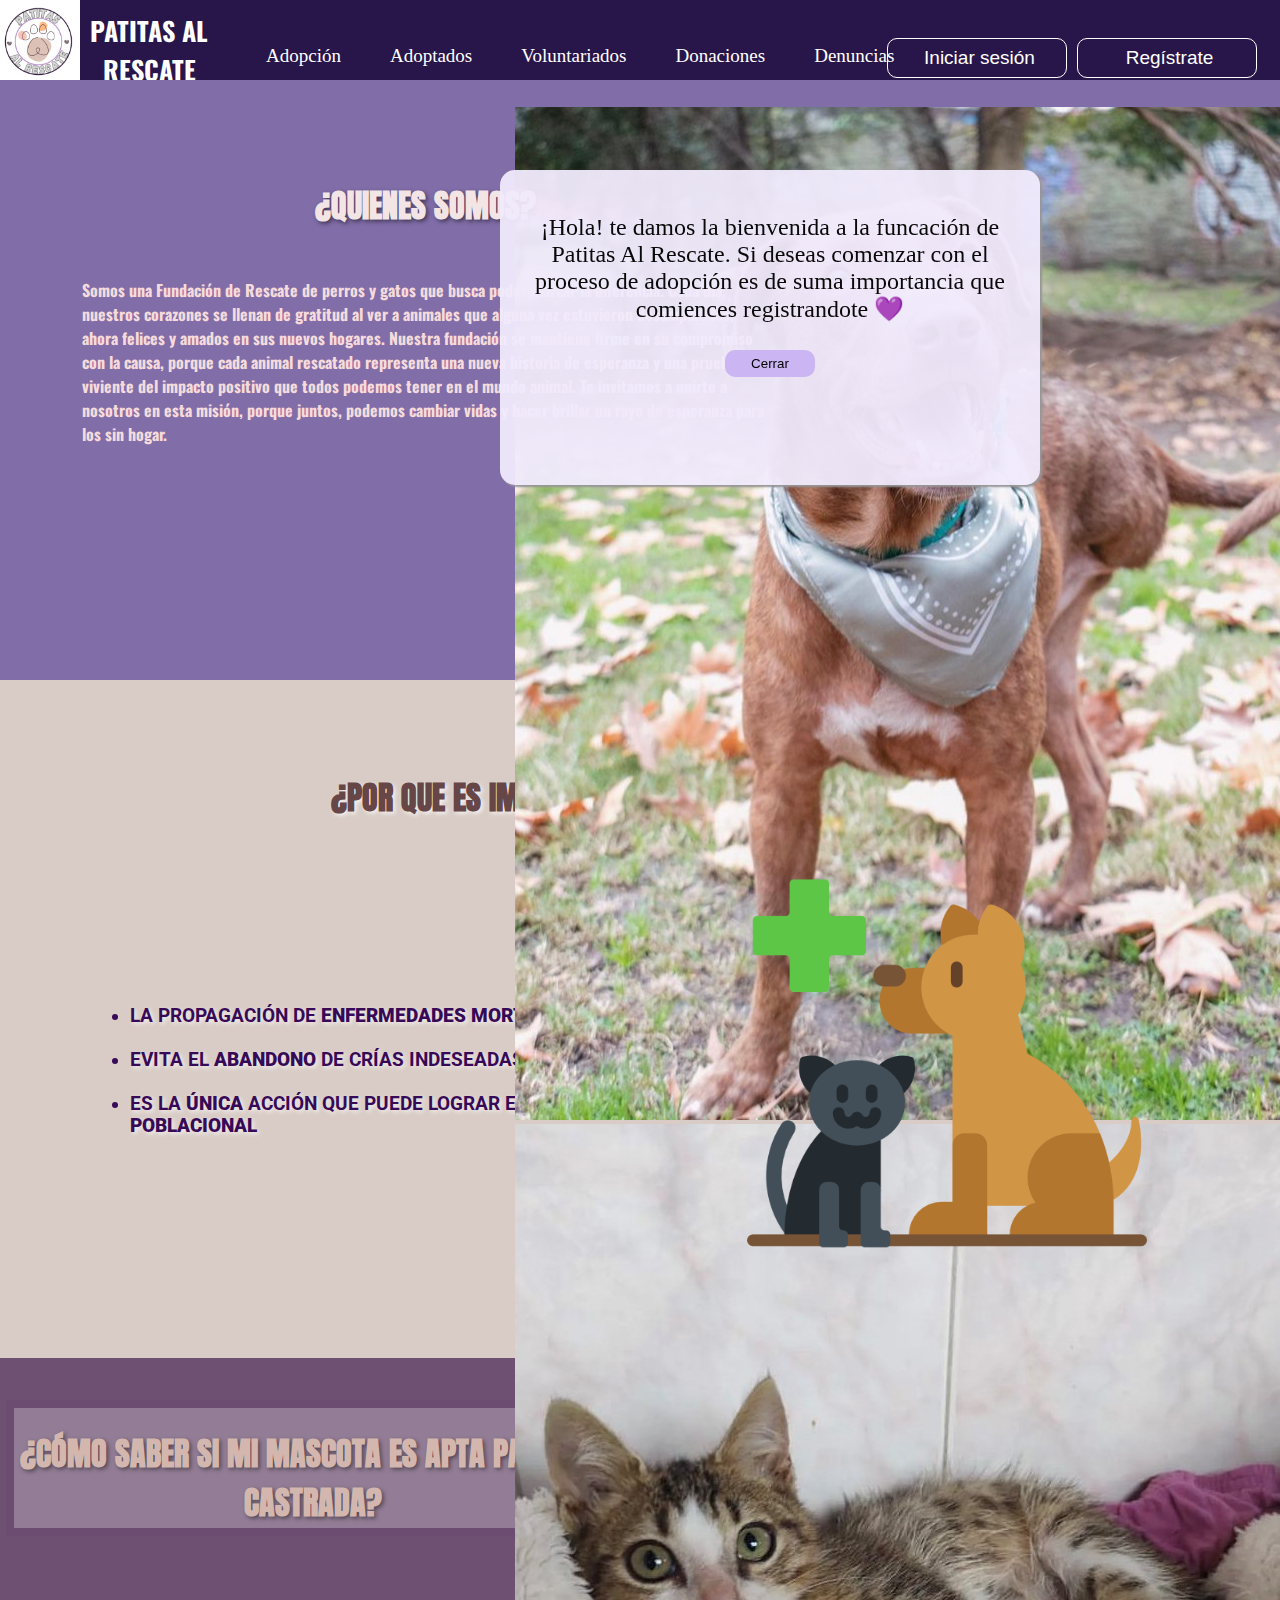
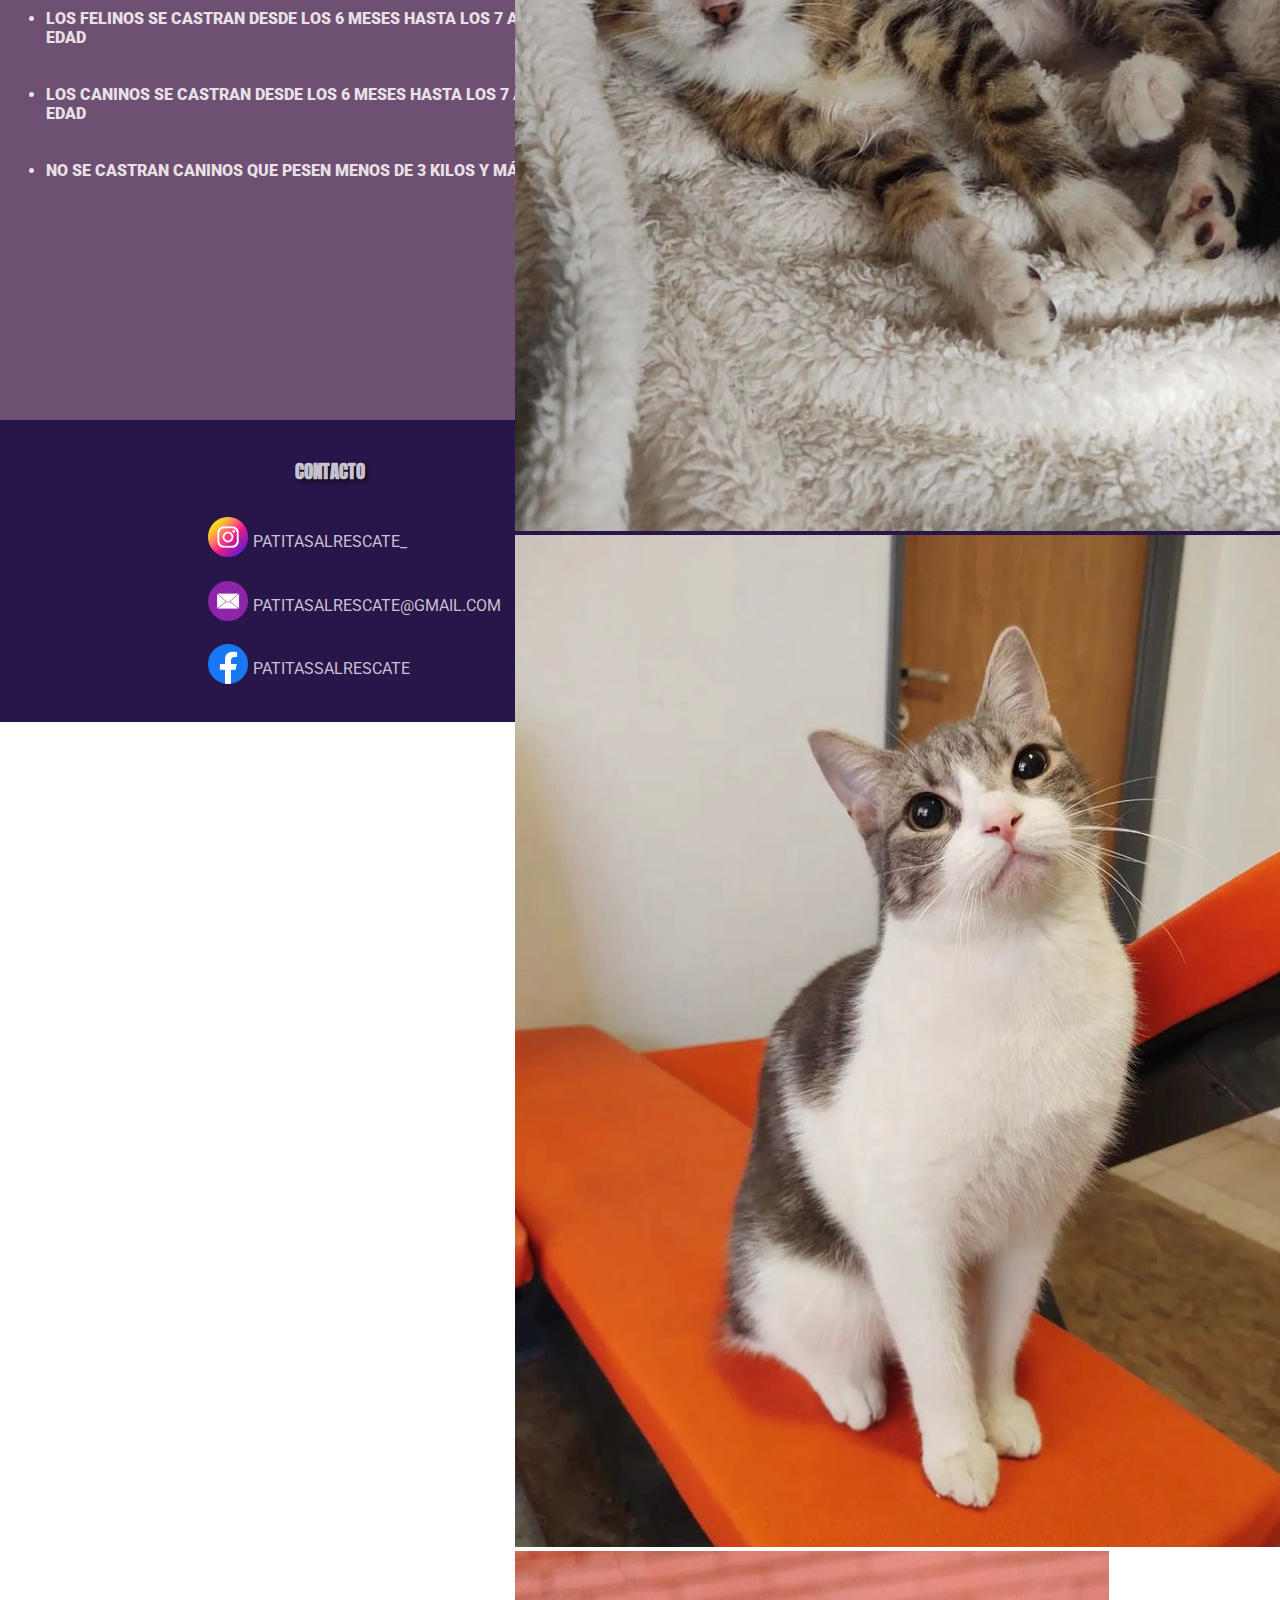
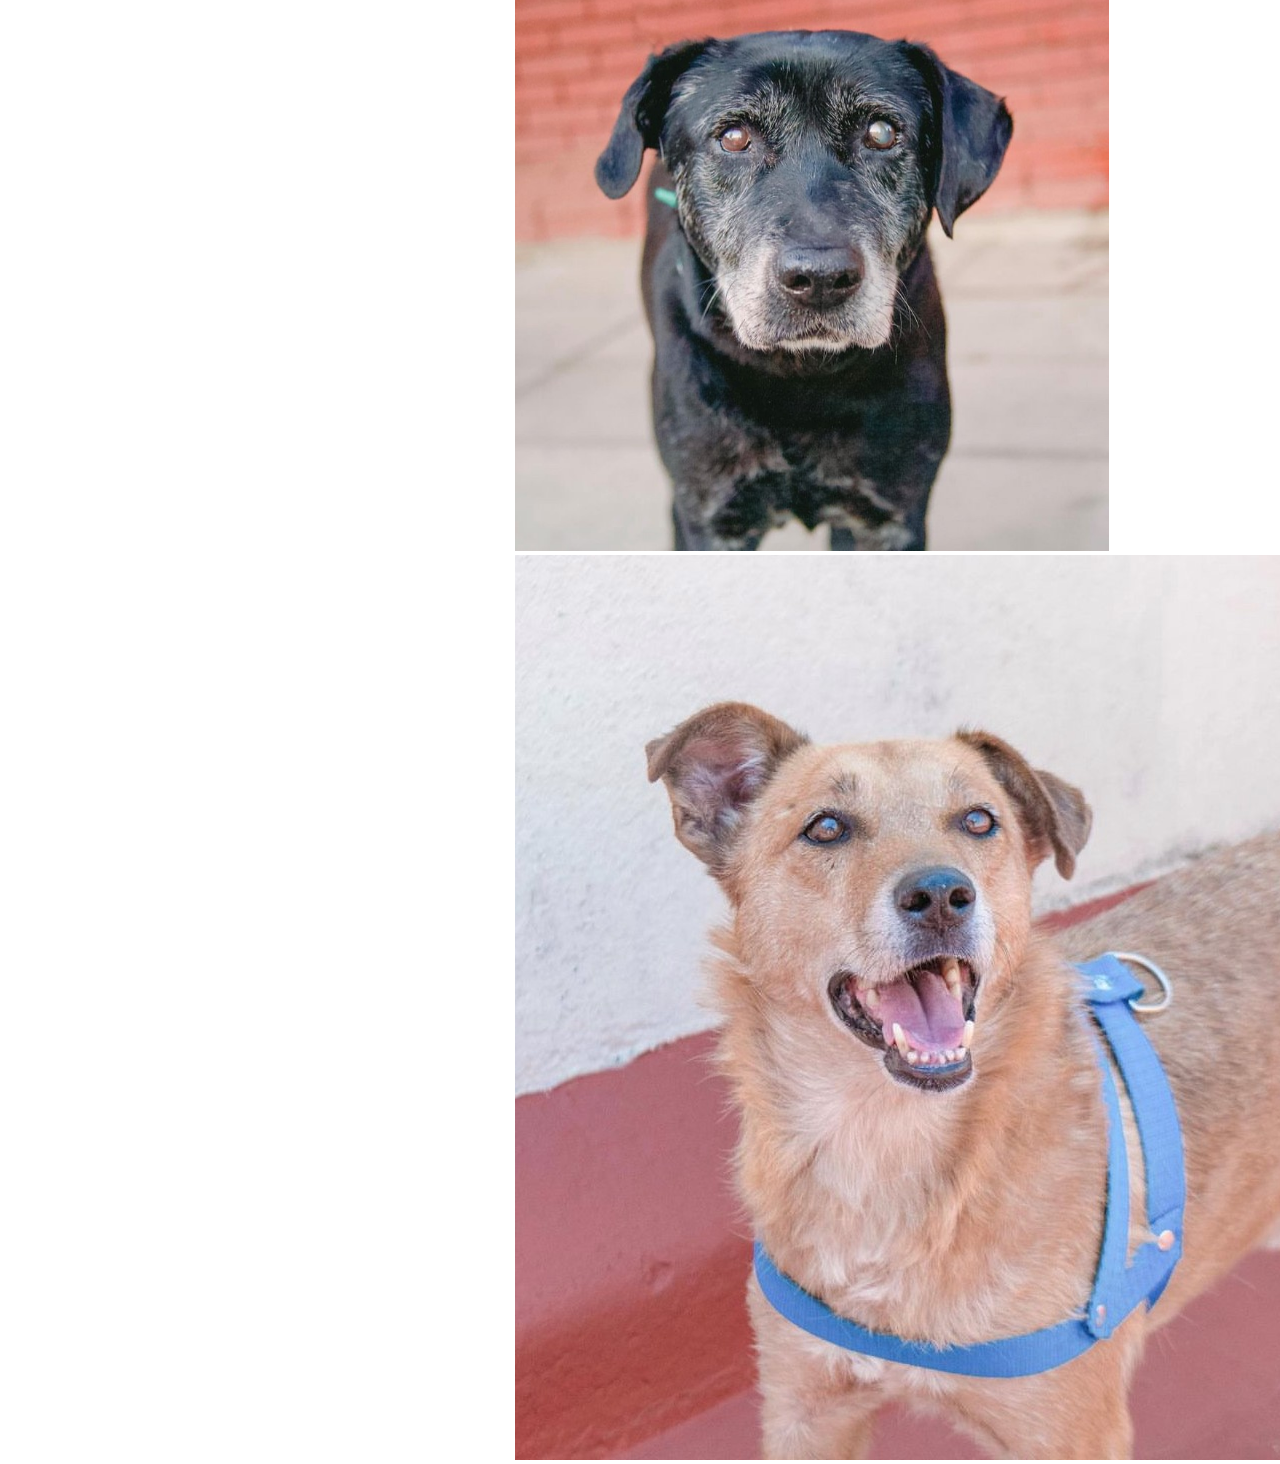
<file: index.html>
<!DOCTYPE html>
<html lang="en">
<head>
    <meta charset="UTF-8">
    <meta name="viewport" content="width=device-width, initial-scale=1.0">
    <title>Patitas al Rescate</title>
    <link rel="preconnect" href="https://fonts.googleapis.com">
    <link rel="preconnect" href="https://fonts.gstatic.com" crossorigin>
    <link href="https://fonts.googleapis.com/css2?family=Anton&family=Fjalla+One&display=swap" rel="stylesheet">
    <link href="https://fonts.googleapis.com/css2?family=Roboto&display=swap" rel="stylesheet">
    <link href="https://fonts.googleapis.com/css2?family=Oswald&family=Roboto&display=swap" rel="stylesheet">
    <link href="https://cdn.jsdelivr.net/npm/bootstrap@5.3.1/dist/css/bootstrap.min.css" rel="stylesheet" integrity="sha384-4bw+/aepP/YC94hEpVNVgiZdgIC5+VKNBQNGCHeKRQN+PtmoHDEXuppvnDJzQIu9" crossorigin="anonymous">
    <script src="https://cdn.jsdelivr.net/npm/bootstrap@5.3.2/dist/js/bootstrap.bundle.min.js" integrity="sha384-C6RzsynM9kWDrMNeT87bh95OGNyZPhcTNXj1NW7RuBCsyN/o0jlpcV8Qyq46cDfL" crossorigin="anonymous"></script>
    <link rel="stylesheet" href="style.css">
</head>
<body>
    <div id="cartel">
        <p>¡Hola! te damos la bienvenida a la funcación de Patitas Al Rescate. 
            Si deseas comenzar con el proceso de adopción es de suma importancia 
            que comiences registrandote 💜
        </p>
        <button id="cerrarCartel">Cerrar</button>
    </div>
    <header>
            <div class="encabezado">
                <div class="imagen-titulo">
                    <img src="./Patitas (2).png" alt="LogoPatitasAlRescate" width="80" height="80">
                    <h3 class="name">PATITAS AL<br>RESCATE</h3>
                </div>
                <nav>
                    <div class="botones">
                        <a href="./adopcion.html">Adopción</a>
                        <a href="./adoptados.html">Adoptados</a>
                        <a href="./voluntariados.html">Voluntariados</a>
                        <a href="./donaciones.html">Donaciones</a>
                        <a href="./denuncias.html">Denuncias</a>
                    </div>
                    <div id="inicio">
                        <div>
                            <button type="button" class="boton"><a href="./iniciarsesion.html">Iniciar sesión</a></button>
                        </div>
                        <div>
                            <button type="button" class="boton"><a href="./registrarse.html">Regístrate</a></button>
                        </div>
                    </div>
                </nav>
            </div>
    </header>
    <main>
        <div class="presentacion">
            <br><br><br><div class="quienessomos" >
                <h1>¿QUIENES SOMOS?</h1><br>
            </div>
            <div class="respuestaqs">
                <p >
                    <h4>
                        Somos una Fundación de Rescate de perros y gatos que busca poder marcar la diferencia.
                        Cada día, nuestros corazones se llenan de gratitud al ver a animales que alguna vez estuvieron desamparados, 
                        ahora felices y amados en sus nuevos hogares. Nuestra fundación se mantiene firme en su compromiso con la causa, 
                        porque cada animal rescatado representa una nueva historia de esperanza y una prueba viviente del impacto positivo que todos podemos tener en el mundo animal. 
                        Te invitamos a unirte a nosotros en esta misión, porque juntos, podemos cambiar vidas y hacer brillar un rayo de esperanza para los sin hogar.
                    </h4>
                </p>
            </div>
            <div id="carouselExampleAutoplaying" class="carousel slide" data-bs-ride="carousel">
                <div class="carousel-inner">
                  <div class="carousel-item active">
                    <img src="./IMG_1.jpg" class="d-block w-100" alt="imagen">
                  </div>
                  <div class="carousel-item">
                    <img src="./IMG_2.jpg" class="d-block w-100" alt="imagen">
                  </div>
                  <div class="carousel-item">
                    <img src="./IMG_3.jpg" class="d-block w-100" alt="imagen">
                  </div>
                  <div class="carousel-item">
                    <img src="./IMG_5.jpg" class="d-block w-100" alt="imagen" height="600px">
                  </div>
                  <div class="carousel-item">
                    <img src="./IMG_7.jpg" class="d-block w-100" alt="imagen">
                  </div>
                </div>
                <button class="carousel-control-prev" type="button" data-bs-target="#carouselExampleAutoplaying" data-bs-slide="prev">
                  <span class="carousel-control-prev-icon" aria-hidden="true"></span>
                  <span class="visually-hidden">Previous</span>
                </button>
                <button class="carousel-control-next" type="button" data-bs-target="#carouselExampleAutoplaying" data-bs-slide="next">
                  <span class="carousel-control-next-icon" aria-hidden="true"></span>
                  <span class="visually-hidden">Next</span>
                </button>
            </div>
        </div>
        <div class="importanciacastracion">
            <br><div class="porque">
                <br><br><br><h1>¿POR QUE ES IMPORTANTE CASTRAR A TU MASCOTA?</h1>
                <br><div class="respuestapq">
                    <ul>
                        <h3>
                            <li>LA PROPAGACIÓN DE <b>ENFERMEDADES MORTALES</b></li><br>
                            <li>EVITA EL <b>ABANDONO</b> DE CRÍAS INDESEADAS</li><br>
                            <li>ES LA <b>ÚNICA</b> ACCIÓN QUE PUEDE LOGRAR EL <b>CONTROL POBLACIONAL</b></li>
                        </h3>
                    </ul>
                </div>
                <div class="imagenimpcast">
                    <img src="./veterinario (1).png" alt="imagen" width="400" height="400" class="imgvet">
                </div>
        </div>
        </div>
        <div class="sabersiestaapta">
            <div id="caja1"><br>
                <br><div class="comosaber">
                    <h1>¿CÓMO SABER SI MI MASCOTA ES APTA PARA SER CASTRADA?</h1>
                </div>
                <br><br><div class="respuestacs">
                    <ul>
                        <h4>
                            <b>
                                <li>LOS FELINOS SE CASTRAN DESDE LOS 6 MESES HASTA LOS 7 AÑOS DE EDAD</li><br><br>
                                <li>LOS CANINOS SE CASTRAN DESDE LOS 6 MESES HASTA LOS 7 AÑOS DE EDAD</li><br><br>
                                <li>NO SE CASTRAN CANINOS QUE PESEN MENOS DE 3 KILOS Y MÁS DE 45</li>
                            </b>
                        </h4>
                    </ul>
                </div><br><br>
            </div>
            <div class="antesdesop">
                <br><br><div id="caja2">
                    <h1 class="antesdeoptitulo">ANTES DE SER OPERADO EL  ANIMAL<br> DEBERA:</h1>
                    <br><br><ul class="pautas">
                        <h4>
                            <b>
                                <li>GUARDAR 12 HORAS DE AYUNO SÓLIDO Y 6 HORAS DE AYUNO LÍQUIDO</li><br>
                                <li>NO SUMINISTRAR NINGÚN MEDICAMENTO ANTES DE LA CIRUGÍA</li>
                            </b>
                        </h4>
                    </ul>
                </div>
            </div>
        </div>
    </main>
    <footer>
        <div class="piedepagina">
            <div class="contactanos">
                <div id="titulocon">
                    <h3>CONTACTO</h3>
                </div>
                <div id="contacto">
                    <div id="instagram">
                        <img src="./instagram.png" atl="Instagram" width="40" height="40" class="imgn">
                        <div class="direccion">
                            <p>PATITASALRESCATE_</p>
                        </div>
                    </div><br>
                    <div id="correo">
                        <img src="./sobre.png" atl="Correo" width="40" height="40" class="imgn">
                        <div class="direccion">
                            <p>PATITASALRESCATE@GMAIL.COM</p>
                        </div>
                    </div><br>
                    <div id="facebook">
                        <img src="./facebook.png" atl="Facebook" width="40" height="40" class="imgn">
                        <div class="direccion">
                            <p>PATITASSALRESCATE</p>
                        </div>
                    </div>
                </div>
            </div>
    
            <div class="preguntas">
                <br>
                <div id="titulopf">
                    <h3>PREGUNTAS  FRECUENTES</h3>
                </div><br>
                <div id="pfrecuentes">
                    <ul>
                        <h5 id="color">
                            <li><a href="./preguntasF.html#nuestroobjetivo">¿Cúal es nuestro objetivo?</a></li>
                            <li><a href="./preguntasF.html#comocolaborar">¿Cómo puedo colaborar o ser voluntario?</a></li>
                            <li><a href="./preguntasF.html#politicacuidado">¿Cúal es la política de cuidado y bienestar de los animales rescatados?</a></li>
                            <li><a href="./preguntasF.html#ubicacionrefugio">¿Cúal es la ubicación de sus refugios o instalaciones?</a></li>
                            <li><a href="./preguntasF.html#apadrinamiento">¿Tienen programas de apadrinamiento de animales?</a></li>
                            <li><a href="./preguntasF.html#reportemaltrato">¿Cómo reportar un caso de maltrato animal?</a></li><br>
                        </h5>
                    </ul>
                </div>
            </div>
        </div>
    </footer>
    <script src="./index.js"></script>
</body>
</html>
</file>
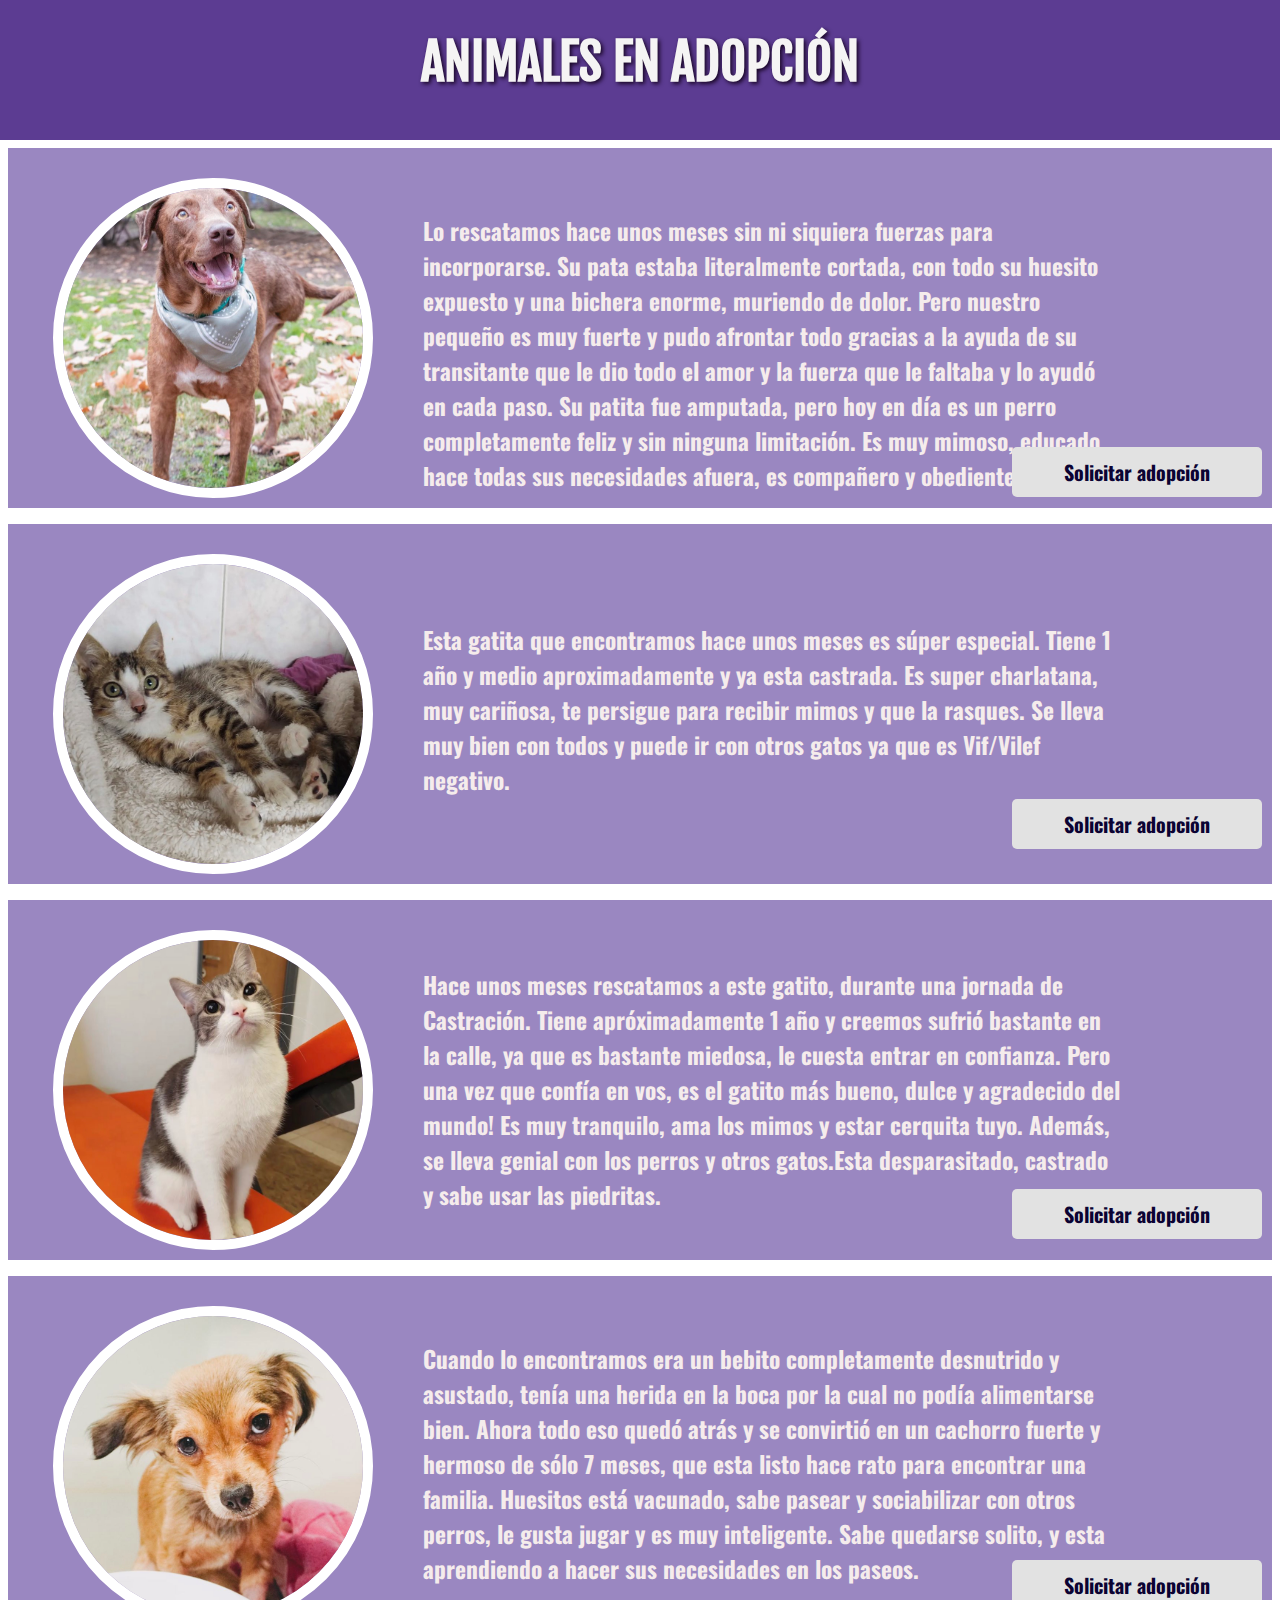
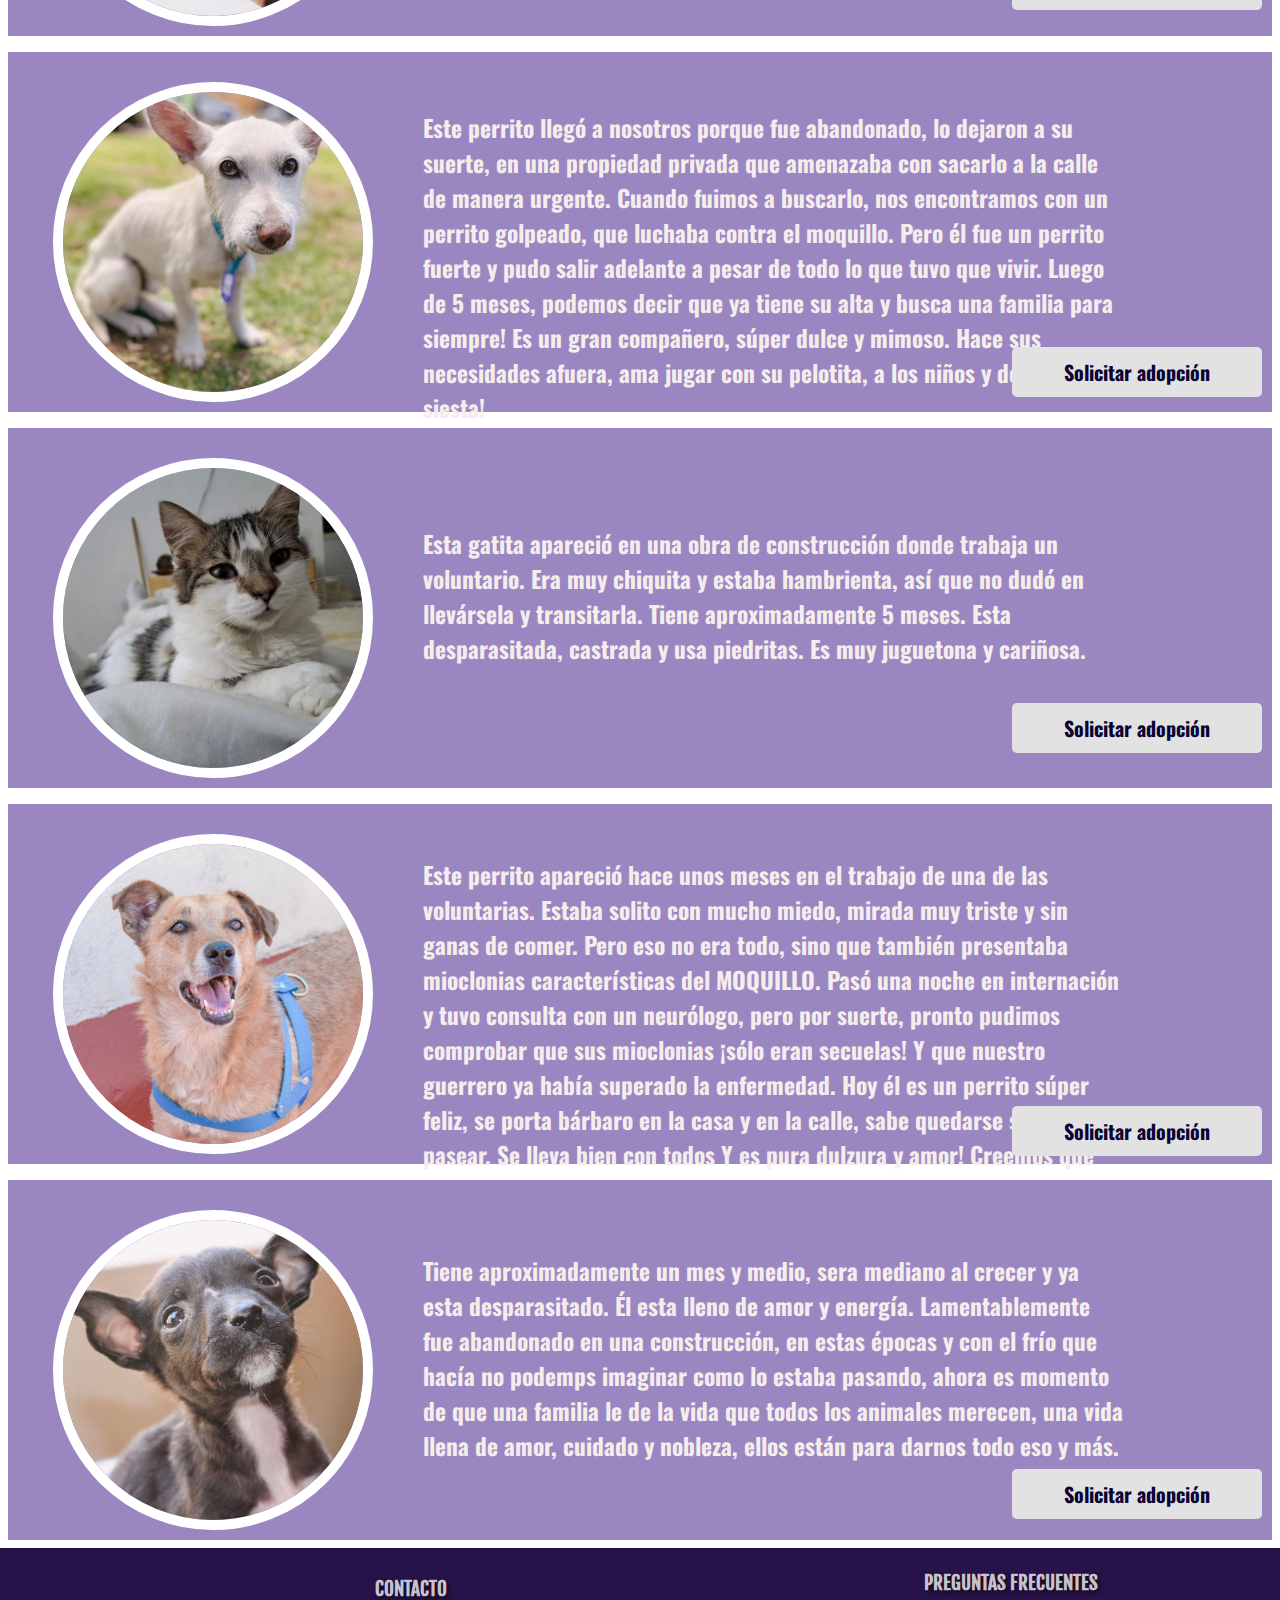
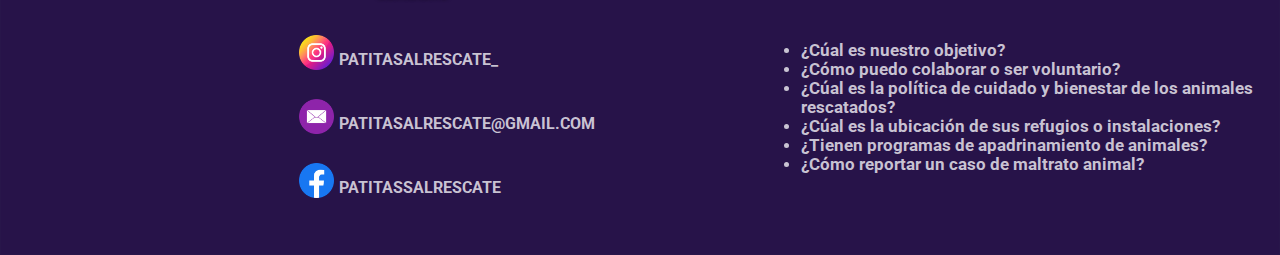
<file: adopcion.html>
<!DOCTYPE html>
<html lang="en">
<head>
    <meta charset="UTF-8">
    <meta name="viewport" content="width=device-width, initial-scale=1.0">
    <title>Adopcion</title>
    <link rel="preconnect" href="https://fonts.googleapis.com">
    <link rel="preconnect" href="https://fonts.gstatic.com" crossorigin>
    <link href="https://fonts.googleapis.com/css2?family=Fjalla+One&display=swap" rel="stylesheet">
    <link href="https://fonts.googleapis.com/css2?family=Fjalla+One&family=Oswald:wght@300&display=swap" rel="stylesheet">
    <link href="https://fonts.googleapis.com/css2?family=Roboto&display=swap" rel="stylesheet">
    <link rel="stylesheet" href="adopcion.css">
</head>
<body>
    <header>
        <div class="cajatitulo">
            <div class="titulo">
            <h1>ANIMALES EN ADOPCIÓN</h1>
            </div>
        </div>
    </header>
    <main>
        <div class="caja">
            <div class="borde">
                <div class="cimagen1">
                    <img src="./IMG_1.jpg" alt="imagen" height="300px" width="300px" class="imagen1">
                </div>
                <div id="texto1">
                    <p>
                        <h3>
                            Lo rescatamos hace unos meses sin ni siquiera fuerzas para incorporarse. Su pata estaba literalmente cortada, con todo su huesito expuesto y una bichera enorme, muriendo de dolor.
                            Pero nuestro pequeño es muy fuerte y pudo afrontar todo gracias a la ayuda de su transitante que le dio todo el amor y la fuerza que le faltaba y lo ayudó en cada paso.
                            Su patita fue amputada, pero hoy en día es un perro completamente feliz y sin ninguna limitación. Es muy mimoso, educado, hace todas sus necesidades afuera, es compañero y obediente
                        </h3>
                    </p>
                </div>
                <div id="boxboton"> <button class="boton"><b>Solicitar adopción</b></button></div>
            </div>
        </div>
        <div class="caja">
            <div class="borde">
            <div class="cimagen1">
                <img src="./IMG_2.jpg" alt="imagen" height="300px" width="300px" class="imagen1">
            </div>
            <div id="texto2">
                <p>
                    <h3>
                        Esta gatita que encontramos hace unos meses es súper especial. Tiene 1 año y medio aproximadamente y ya esta castrada. Es super charlatana, muy cariñosa, te persigue para recibir mimos y que la rasques. 
                        Se lleva muy bien con todos y puede ir con otros gatos ya que es Vif/Vilef negativo.
                    </h3>
                </p>
            </div>
            <div id="boxboton"> <button class="boton"><b>Solicitar adopción</b></button></div>
            </div>
        </div>
        <div class="caja">
            <div class="borde">
                <div class="cimagen1">
                    <img src="./IMG_3.jpg" alt="imagen" height="300px" width="300px" class="imagen1">
                </div>
                <div id="texto3">
                    <p>
                        <h3>
                            Hace unos meses rescatamos a este gatito, durante una jornada de Castración. Tiene apróximadamente 1 año y creemos sufrió bastante en la calle, ya que es bastante miedosa, le cuesta entrar en confianza.
                            Pero una vez que confía en vos, es el gatito más bueno, dulce y agradecido del mundo! Es muy tranquilo, ama los mimos y estar cerquita tuyo.
                            Además, se lleva genial con los perros y otros gatos.Esta desparasitado, castrado y sabe usar las piedritas. 
                        </h>
                    </p>
                </div>
                <div id="boxboton"> <button class="boton"><b>Solicitar adopción</b></button></div>
            </div>
        </div>
        <div class="caja">
            <div class="borde">
                <div class="cimagen1">
                    <img src="./IMG_4.jpg" alt="imagen" height="300px" width="300px" class="imagen1">
                </div>
                <div id="texto4">
                    <p>
                        <h3>
                            Cuando lo encontramos era un bebito completamente desnutrido y asustado, tenía una herida en la boca por la cual no podía alimentarse bien. 
                            Ahora todo eso quedó atrás y se convirtió en un cachorro fuerte y hermoso de sólo 7 meses, que esta listo hace rato para encontrar una familia.
                            Huesitos está vacunado, sabe pasear y sociabilizar con otros perros, le gusta jugar y es muy inteligente. Sabe quedarse solito, y esta 
                            aprendiendo a hacer sus necesidades en los paseos.
                        </h3>
                    </p>
                </div>
                <div id="boxboton"> <button class="boton"><b>Solicitar adopción</b></button></div>
            </div>
        </div>
        <div class="caja">
            <div class="borde">
                <div class="cimagen1">
                    <img src="./perrioimg.jpg" alt="imagen" height="300px" width="300px" class="imagen1">
                </div>
                <div id="texto5">
                    <p>
                        <h3>
                            Este perrito llegó a nosotros porque fue abandonado, lo dejaron a su suerte, en una propiedad privada que amenazaba con sacarlo a la calle de manera urgente. Cuando fuimos a buscarlo, nos encontramos con un perrito golpeado, que luchaba contra el moquillo.
                            Pero él fue un perrito fuerte y pudo salir adelante a pesar de todo lo que tuvo que vivir. Luego de 5 meses, podemos decir que ya tiene su alta y busca una familia para siempre!
                            Es un gran compañero, súper dulce y mimoso. Hace sus necesidades afuera, ama jugar con su pelotita, a los niños y dormir la siesta!
                        </h3>
                    </p>
                </div>
                <div id="boxboton"> <button class="boton"><b>Solicitar adopción</b></button></div>
            </div>
        </div>
        <div class="caja">
            <div class="borde">
                <div class="cimagen1">
                    <img src="./IMG_6.jpg" alt="imagen" height="300px" width="300px" class="imagen1">
                </div>
                <div id="texto6">
                    <p>
                        <h3>
                            Esta gatita apareció en una obra de construcción donde trabaja un voluntario. Era muy chiquita y estaba hambrienta, así que no dudó en llevársela y transitarla.
                            Tiene aproximadamente 5 meses. Esta desparasitada, castrada y usa piedritas. Es muy juguetona y cariñosa.
                        </h3>
                    </p>
                </div>
                <div id="boxboton"> <button class="boton"><b>Solicitar adopción</b></button></div>
            </div>
        </div>
        <div class="caja">
            <div class="borde">
                <div class="cimagen1">
                    <img src="./IMG_7.jpg" alt="imagen" height="300px" width="300px" class="imagen1">
                </div>
                <div id="texto7">
                    <p>
                        <h3>
                            Este perrito apareció hace unos meses en el trabajo de una de las voluntarias. Estaba solito con mucho miedo, mirada muy triste y sin ganas de comer.
                            Pero eso no era todo, sino que también presentaba mioclonias características del MOQUILLO. Pasó una noche en internación y tuvo consulta con un neurólogo, pero por suerte, pronto pudimos comprobar que sus mioclonias ¡sólo eran secuelas! Y que nuestro guerrero ya había superado la enfermedad.
                            Hoy él es un perrito súper feliz, se porta bárbaro en la casa y en la calle, sabe quedarse solito, sabe pasear. Se lleva bien con todos Y es pura dulzura y amor!
                            Creemos que tiene alrededor de 2 años y es tamaño mediano. 
                        </h3>
                    </p>
                </div>
                <div id="boxboton"> <button class="boton"><b>Solicitar adopción</b></button></div>
            </div>
        </div>
        <div class="caja">
            <div class="borde">
                <div class="cimagen1">
                    <img src="./IMG_8.jpg" alt="imagen" height="300px" width="300px" class="imagen1">
                </div>
                <div id="texto8">
                    <p>
                        <h3>
                            Tiene aproximadamente un mes y medio, sera mediano al crecer y ya esta desparasitado. Él esta lleno de amor y energía. Lamentablemente fue abandonado en una construcción, en estas épocas y con el frío que hacía no podemps imaginar como lo estaba pasando, 
                            ahora es momento de que una familia le de la vida que todos los animales merecen, una vida llena de amor, cuidado y nobleza, ellos están para darnos todo eso y más.
                        </h3>
                    </p>
                </div>
                <div id="boxboton"> <button class="boton"><b>Solicitar adopción</b></button></div>
            </div>
        </div>
    </main>
    <footer>
        <div class="piedepagina">
            <div class="contactanos">
                <div id="titulocon">
                    <h3>CONTACTO</h3>
                </div>
                <div id="boxredes">
                    <div id="instagram">
                        <img src="./instagram.png" atl="Instagram" width="35" height="35" class="imgn">
                        <div class="direccion">
                            <p><b>PATITASALRESCATE_</b></p>
                        </div>
                    </div><br>
                    <div id="correo">
                        <img src="./sobre.png" atl="Correo" width="35" height="35" class="imgn">
                        <div class="direccion">
                            <p><b>PATITASALRESCATE@GMAIL.COM</b></p>
                        </div>
                    </div><br>
                    <div id="facebook">
                        <img src="./facebook.png" atl="Facebook" width="35" height="35" class="imgn">
                        <div class="direccion">
                            <p><b>PATITASSALRESCATE</b></p>
                        </div>
                    </div>
                </div>
            </div>

            <div class="preguntas">
                <br>
                <div id="titulopf">
                    <h3>PREGUNTAS  FRECUENTES</h3>
                </div><br>
                <div id="pfrecuentes">
                    <ul>
                        <h5 id="color">
                            <li><a href="./preguntasF.html#nuestroobjetivo">¿Cúal es nuestro objetivo?</a></li>
                            <li><a href="./preguntasF.html#comocolaborar">¿Cómo puedo colaborar o ser voluntario?</a></li>
                            <li><a href="./preguntasF.html#politicacuidado">¿Cúal es la política de cuidado y bienestar de los animales rescatados?</a></li>
                            <li><a href="./preguntasF.html#ubicacionrefugio">¿Cúal es la ubicación de sus refugios o instalaciones?</a></li>
                            <li><a href="./preguntasF.html#apadrinamiento">¿Tienen programas de apadrinamiento de animales?</a></li>
                            <li><a href="./preguntasF.html#reportemaltrato">¿Cómo reportar un caso de maltrato animal?</a></li><br>
                        </h5>
                    </ul>
                </div>
            </div>
        </div>
    </footer>
</body>
</html>
</file>
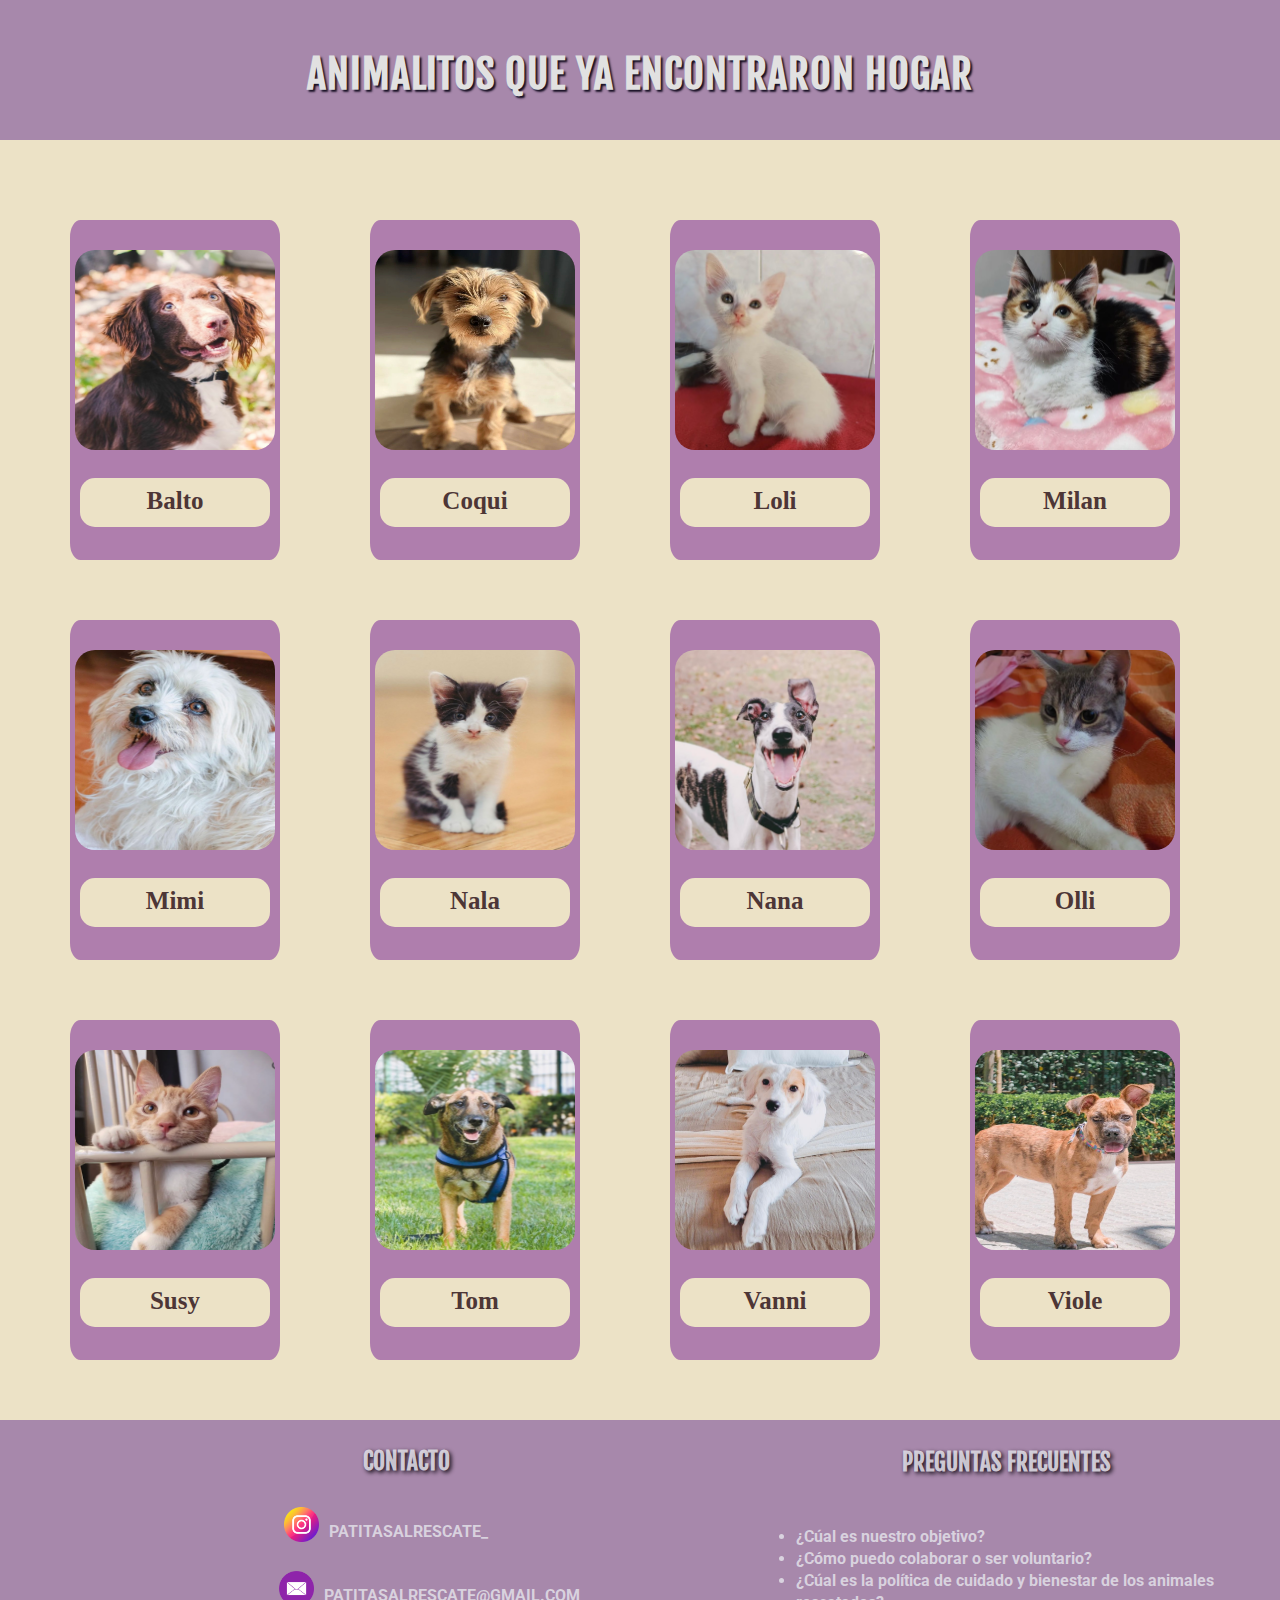
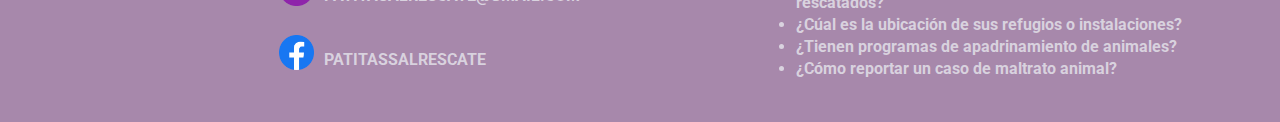
<file: adoptados.html>
<!DOCTYPE html>
<html lang="en">
<head>
    <meta charset="UTF-8">
    <meta name="viewport" content="width=device-width, initial-scale=1.0">
    <title>Adoptados</title>
    <link rel="preconnect" href="https://fonts.googleapis.com">
    <link rel="preconnect" href="https://fonts.gstatic.com" crossorigin>
    <link href="https://fonts.googleapis.com/css2?family=Fjalla+One&display=swap" rel="stylesheet">
    <link href="https://fonts.googleapis.com/css2?family=Fjalla+One&family=Oswald:wght@300&display=swap" rel="stylesheet">
    <link href="https://fonts.googleapis.com/css2?family=Roboto&display=swap" rel="stylesheet">
    <link rel="stylesheet" href="adoptados.css"
</head>
<body>
    <header>
        <div id="titulo">
            <p><h1>ANIMALITOS QUE YA ENCONTRARON HOGAR</h1></p>
        </div>
    </header>
    <main>
        <div id="primerfila">
            <div class="box">
                <div>
                    <img src="./Balto.jpg" alt="imagen" width="200" height="200">
                </div>
                <div>
                    <p><h4><b>Balto</b></h4></p>
                </div>
            </div>
            <div class="box">
                <div>
                    <img src="./Coqui.jpg" alt="imagen" width="200" height="200">
                </div>
                <div>
                    <p><h4><b>Coqui</b></h4></p>
                </div>
            </div>
            <div class="box">
                <div>
                    <img src="./Loli.jpg" alt="imagen" width="200" height="200">
                </div>
                <div>
                    <p><h4><b>Loli</b></h4></p>
                </div>
            </div>
            <div class="box">
                <div>
                    <img src="./Milan.jpg" alt="imagen" width="200" height="200">
                </div>
                <div>
                    <p><h4><b>Milan</b></h4></p>
                </div>
            </div>
        </div>
        <div id="segundafila">
            <div class="box">
                <div>
                    <img src="./Mimi.jpg" alt="imagen" width="200" height="200">
                </div>
                <div>
                    <p><h4><b>Mimi</b></h4></p>
                </div>
            </div>
            <div class="box">
                <div>
                    <img src="./Nala.jpg" alt="imagen" width="200" height="200">
                </div>
                <div>
                    <p><h4><b>Nala</b></h4></p>
                </div>
            </div>
            <div class="box">
                <div>
                    <img src="./Nana.jpg" alt="imagen" width="200" height="200">
                </div>
                <div>
                    <p><h4><b>Nana</b></h4></p>
                </div>
            </div>
            <div class="box">
                <div>
                    <img src="./Olli.jpg" alt="imagen" width="200" height="200">
                </div>
                <div>
                    <p><h4><b>Olli</b></h4></p>
                </div>
            </div>
        </div>
        <div id="tercerfila">
            <div class="box">
                <div>
                    <img src="./Susy.jpg" alt="imagen" width="200" height="200">
                </div>
                <div>
                    <p><h4><b>Susy</b></h4></p>
                </div>
            </div>
            <div class="box">
                <div>
                    <img src="./Tom.jpg" alt="imagen" width="200" height="200">
                </div>
                <div>
                    <p><h4><b>Tom</b></h4></p>
                </div>
            </div>
            <div class="box">
                <div>
                    <img src="./Vanni.jpg" alt="imagen" width="200" height="200">
                </div>
                <div>
                    <p><h4><b>Vanni</b></h4></p>
                </div>
            </div>
            <div class="box">
                <div>
                    <img src="./Viole.jpg" alt="imagen" width="200" height="200">
                </div>
                <div>
                    <p><h4><b>Viole</b></h4></p>
                </div>
            </div>
        </div>
    </main>
    <footer>
        <div class="piedepagina">
            <div class="contactanos">
                <div id="titulocon">
                    <h3>CONTACTO</h3>
                </div>
                <div id="contacto">
                    <div id="instagram">
                        <img src="./instagram.png" atl="Instagram" width="35" height="35" class="imgn">
                        <div class="direccion">
                            <p><b><span id="colorinstagram">PATITASALRESCATE_</span></b></p>
                        </div>
                    </div><br>
                    <div id="correo">
                        <img src="./sobre.png" atl="Correo" width="35" height="35" class="imgn">
                        <div class="direccion">
                            <p><b><span id="colorcorreo">PATITASALRESCATE@GMAIL.COM</span></b></p>
                        </div>
                    </div><br>
                    <div id="facebook">
                        <img src="./facebook.png" atl="Facebook" width="35" height="35" class="imgn">
                        <div class="direccion">
                            <p><b><span id="colorfacebook">PATITASSALRESCATE</span></b></p>
                        </div>
                    </div>
                </div>
            </div>
    
            <div class="preguntas">
                <br>
                <div id="titulopf">
                    <h3>PREGUNTAS  FRECUENTES</h3>
                </div><br>
                <div id="pfrecuentes">
                    <ul>
                        <h5 id="color">
                            <li><a href="./preguntasF.html">¿Cúal es nuestro objetivo?</a></li>
                            <li><a href="./preguntasF.html">¿Cómo puedo colaborar o ser voluntario?</a></li>
                            <li><a href="./preguntasF.html">¿Cúal es la política de cuidado y bienestar de los animales rescatados?</a></li>
                            <li><a href="./preguntasF.html">¿Cúal es la ubicación de sus refugios o instalaciones?</a></li>
                            <li><a href="./preguntasF.html">¿Tienen programas de apadrinamiento de animales?</a></li>
                            <li><a href="./preguntasF.html">¿Cómo reportar un caso de maltrato animal?</a></li><br>
                        </h5>
                    </ul>
                </div>
            </div>
        </div>
    </footer>
</body>
</html>
</file>
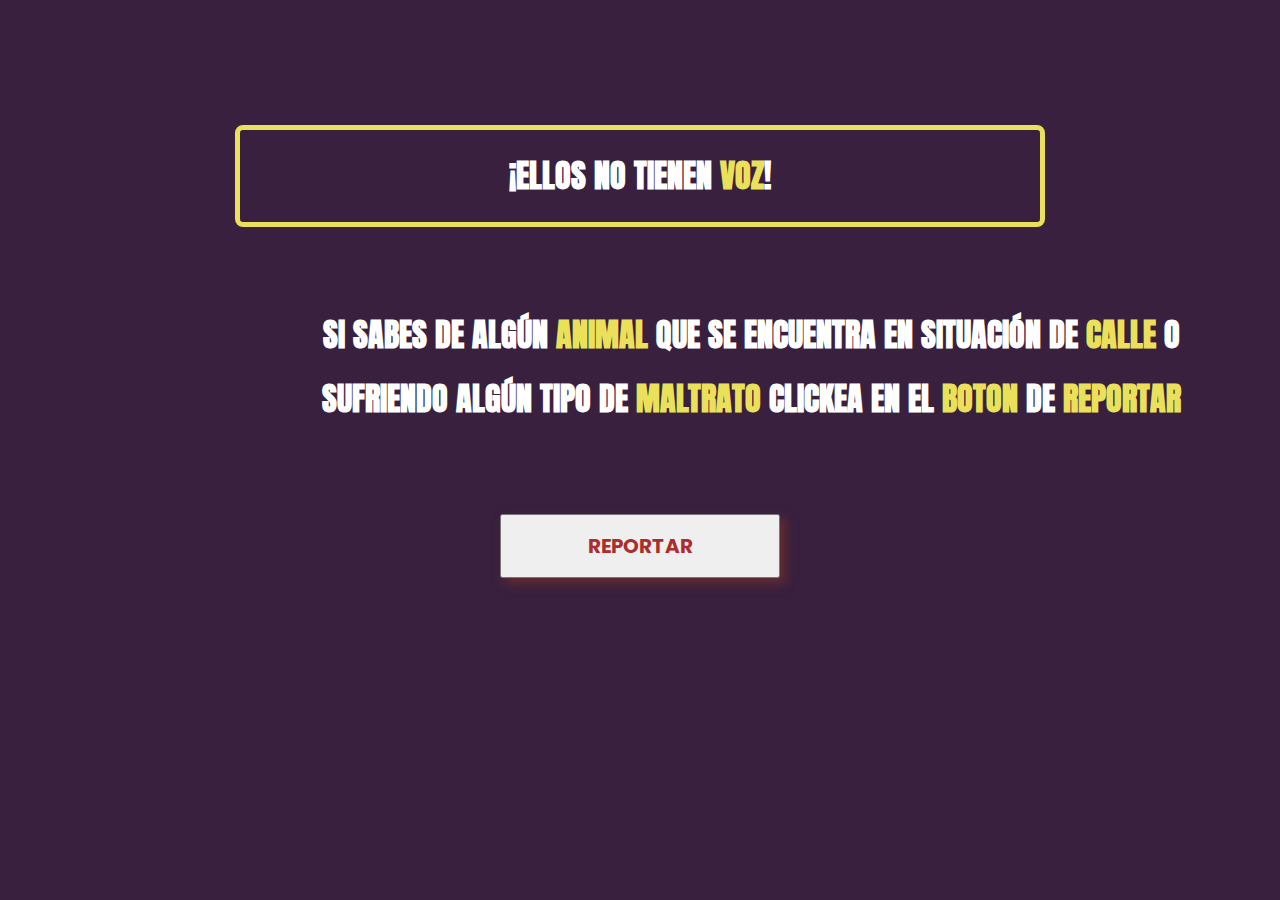
<file: denuncias.html>
<!DOCTYPE html>
<html lang="en">
<head>
    <meta charset="UTF-8">
    <meta name="viewport" content="width=device-width, initial-scale=1.0">
    <title>Denuncias</title>
    <link rel="preconnect" href="https://fonts.googleapis.com">
    <link rel="preconnect" href="https://fonts.gstatic.com" crossorigin>
    <link href="https://fonts.googleapis.com/css2?family=Anton&family=Fjalla+One&display=swap" rel="stylesheet">
    <link href="https://fonts.googleapis.com/css2?family=Fjalla+One&family=Poppins:wght@500&display=swap" rel="stylesheet">

    <link href="https://cdn.jsdelivr.net/npm/bootstrap@5.3.1/dist/css/bootstrap.min.css" rel="stylesheet" integrity="sha384-4bw+/aepP/YC94hEpVNVgiZdgIC5+VKNBQNGCHeKRQN+PtmoHDEXuppvnDJzQIu9" crossorigin="anonymous">
    <link rel="stylesheet" href="denuncias.css">
</head>
<body>
    <main>
        <div class="boxgeneral">
            <div class="titulo">
                <p>
                    <h1>
                        ¡ELLOS NO TIENEN <span class="colort">VOZ</span>!
                    </h1>
                </p>
            </div>
            <div class="texto">
                <p>
                    <h1>
                        SI SABES DE ALGÚN <span class="color">ANIMAL</span> QUE SE ENCUENTRA EN SITUACIÓN DE <span class="color">CALLE</span>
                        O SUFRIENDO ALGÚN TIPO DE <span class="color">MALTRATO</span> CLICKEA EN EL <span class="color">BOTON</span> DE 
                        <span class="color">REPORTAR</span>
                    </h1>
                </p>
            </div>
        </div>
        <div class="botones">
            <button type="button" class="btn btn-light" id="boton"><b>REPORTAR</b></button>
        </div>
    </main>
</body>
</html>
</file>
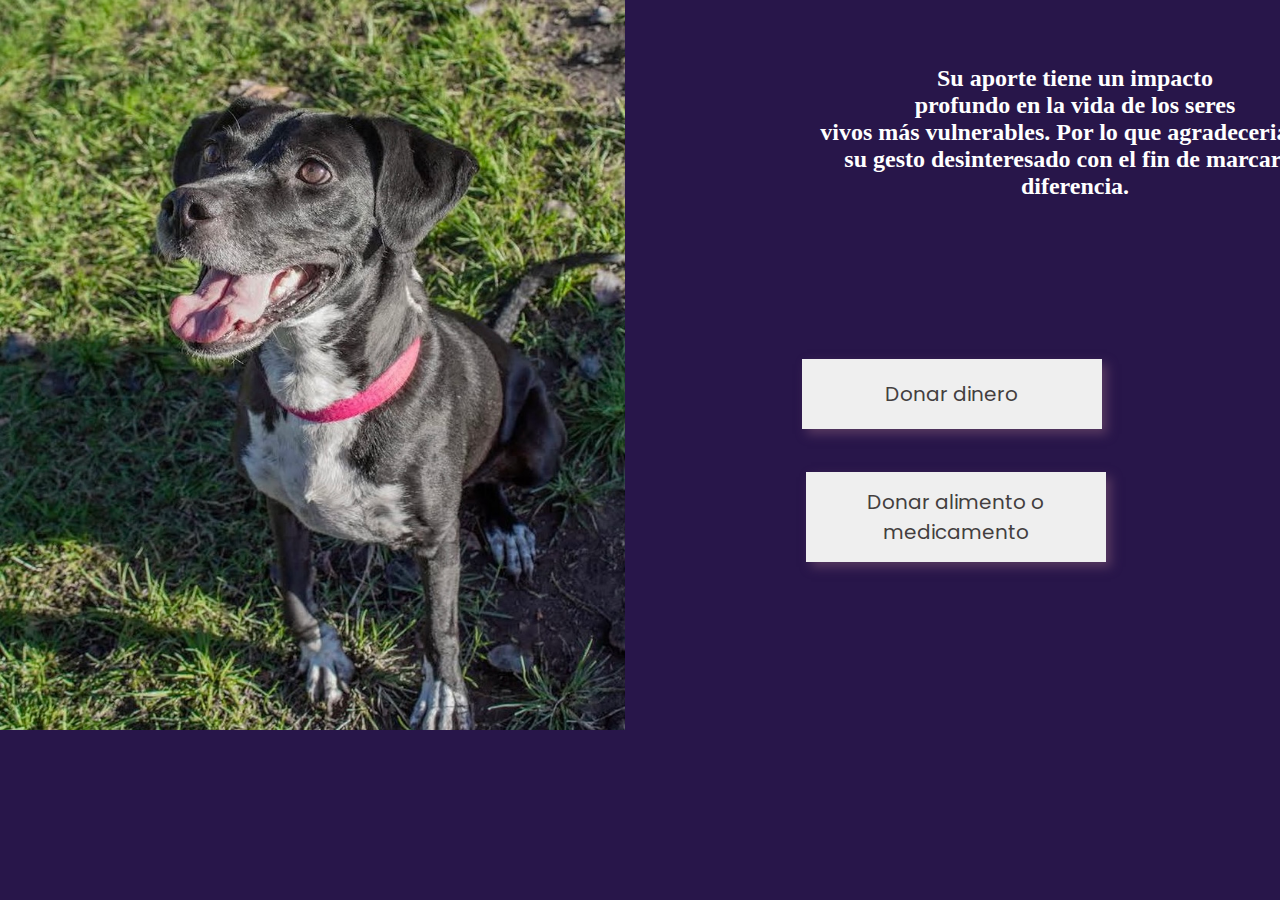
<file: donaciones.html>
<!DOCTYPE html>
<html lang="en">
<head>
    <meta charset="UTF-8">
    <meta name="viewport" content="width=device-width, initial-scale=1.0">
    <title>Donaciones</title>
    <link rel="preconnect" href="https://fonts.googleapis.com">
    <link rel="preconnect" href="https://fonts.gstatic.com" crossorigin>
    <link href="https://fonts.googleapis.com/css2?family=Fjalla+One&family=Poppins:wght@500&display=swap" rel="stylesheet">

    <link href="https://cdn.jsdelivr.net/npm/bootstrap@5.3.1/dist/css/bootstrap.min.css" rel="stylesheet" integrity="sha384-4bw+/aepP/YC94hEpVNVgiZdgIC5+VKNBQNGCHeKRQN+PtmoHDEXuppvnDJzQIu9" crossorigin="anonymous">
    <link rel="stylesheet" href="donaciones.css">
</head>
<body>
    <main>
        <div class="general">
            <div class="imagend">
                <img src="./IMGD.jpg" alt="Imagen" class="imagen">
            </div>
            <div class="botones">
                <button type="button" class="btn btn-light" id="boton">Donar dinero</button><br>
                <button type="button" class="btn btn-light" id="boton2">Donar alimento o medicamento</button>
            </div>
            <div class="texto">
                <div class="parrafo">
                    <p>
                        <h2>
                            Su aporte tiene un impacto<br>profundo en la vida de los seres<br>vivos más vulnerables. Por lo
                            que agradeceriamos su gesto desinteresado con el fin de marcar la diferencia.
                        </h2>
                    </p>
                </div>
            </div>
        </div>
    </main>
</body>
</html>
</file>
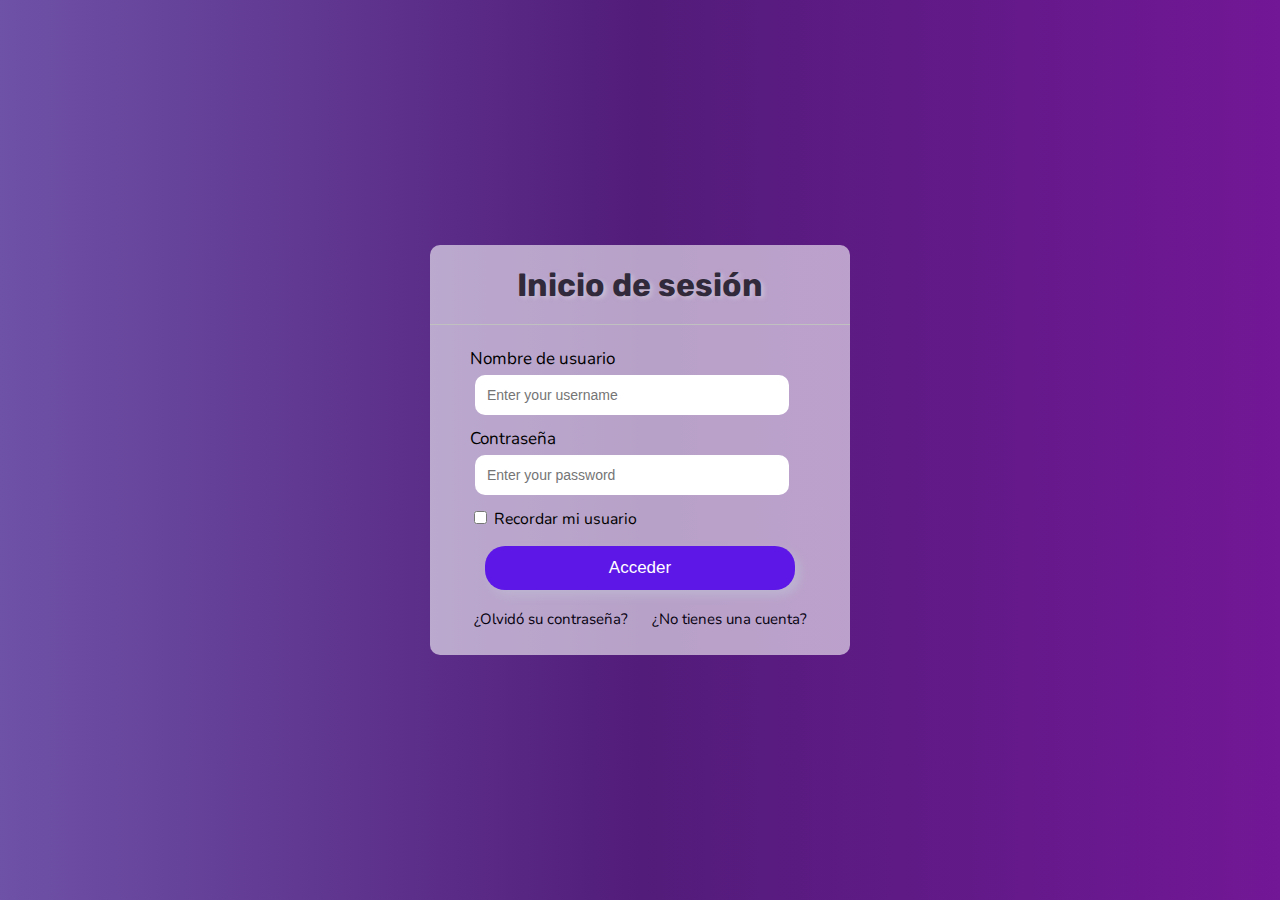
<file: iniciarsesion.html>
<!DOCTYPE html>
<html lang="en">
<head>
    <meta charset="UTF-8">
    <meta name="viewport" content="width=device-width, initial-scale=1.0">
    <title>Iniciodesesion</title>
    <link rel="preconnect" href="https://fonts.googleapis.com">
    <link rel="preconnect" href="https://fonts.gstatic.com" crossorigin>
    <link href="https://fonts.googleapis.com/css2?family=Rubik:wght@300&display=swap" rel="stylesheet">
    <link href="https://fonts.googleapis.com/css2?family=Nunito:wght@300&display=swap" rel="stylesheet">

    <link rel="stylesheet" href="iniciarsesion.css">
</head>
<body>
    <div class="formulario">
        <h1>Inicio de sesión</h1>
        <form method="post">
            <div class"username">
                <label class="userlabel">Nombre de usuario</label>
                <input id="inputuser" type="text" placeholder="Enter your username" required>
            </div>
            <div class="contraseña">
                <label class="userlabel">Contraseña</label><br>
                <input id="inputpassword" type="password" placeholder="Enter your password" required>
            </div>
            <label id="recordarusuario">
                <input type="checkbox" name="recordar"> Recordar mi usuario
            </label><br>
            <input class="botoninicio" type="submit" value="Acceder">
            <div class="contenedor">
                <div id="recordar">¿Olvidó su contraseña?</div>
                <div id="registrarse">¿No tienes una cuenta?</div>
            </div>
        </form>
    </div>
</body>
</html>
</file>
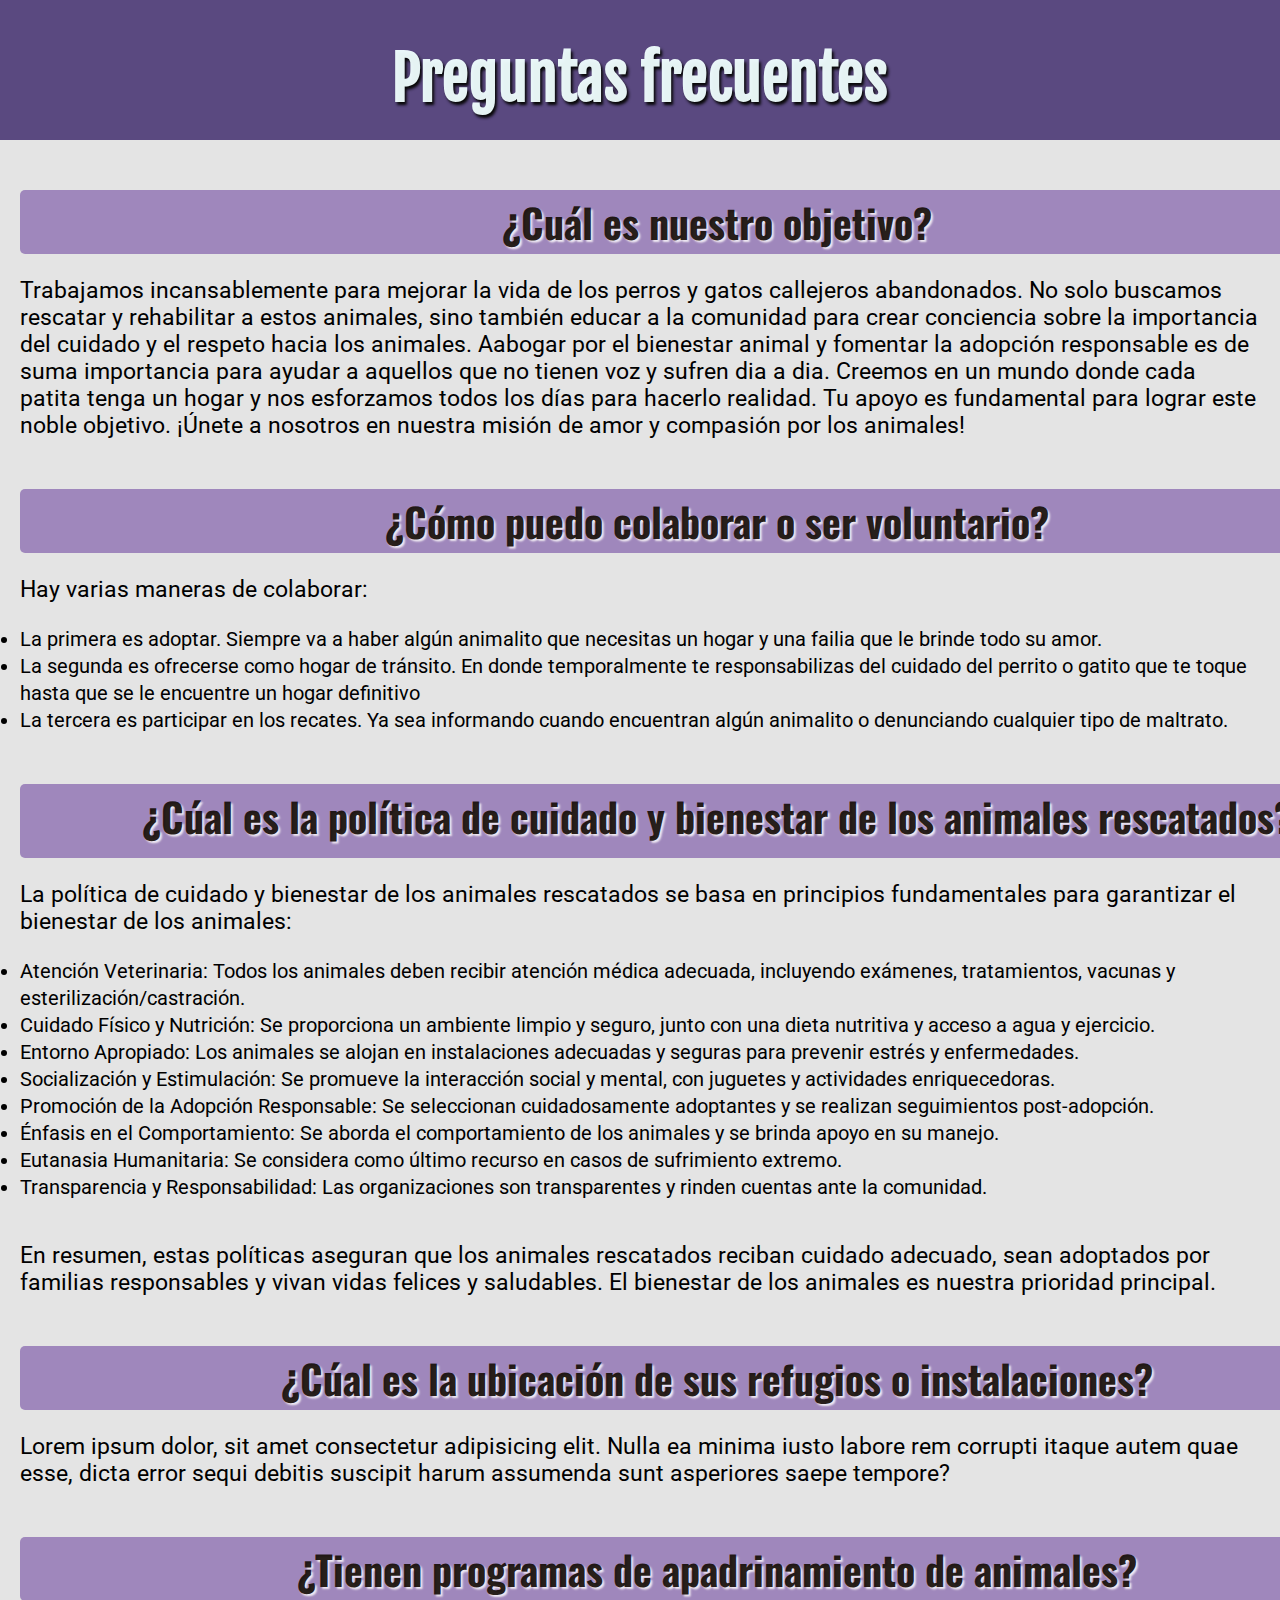
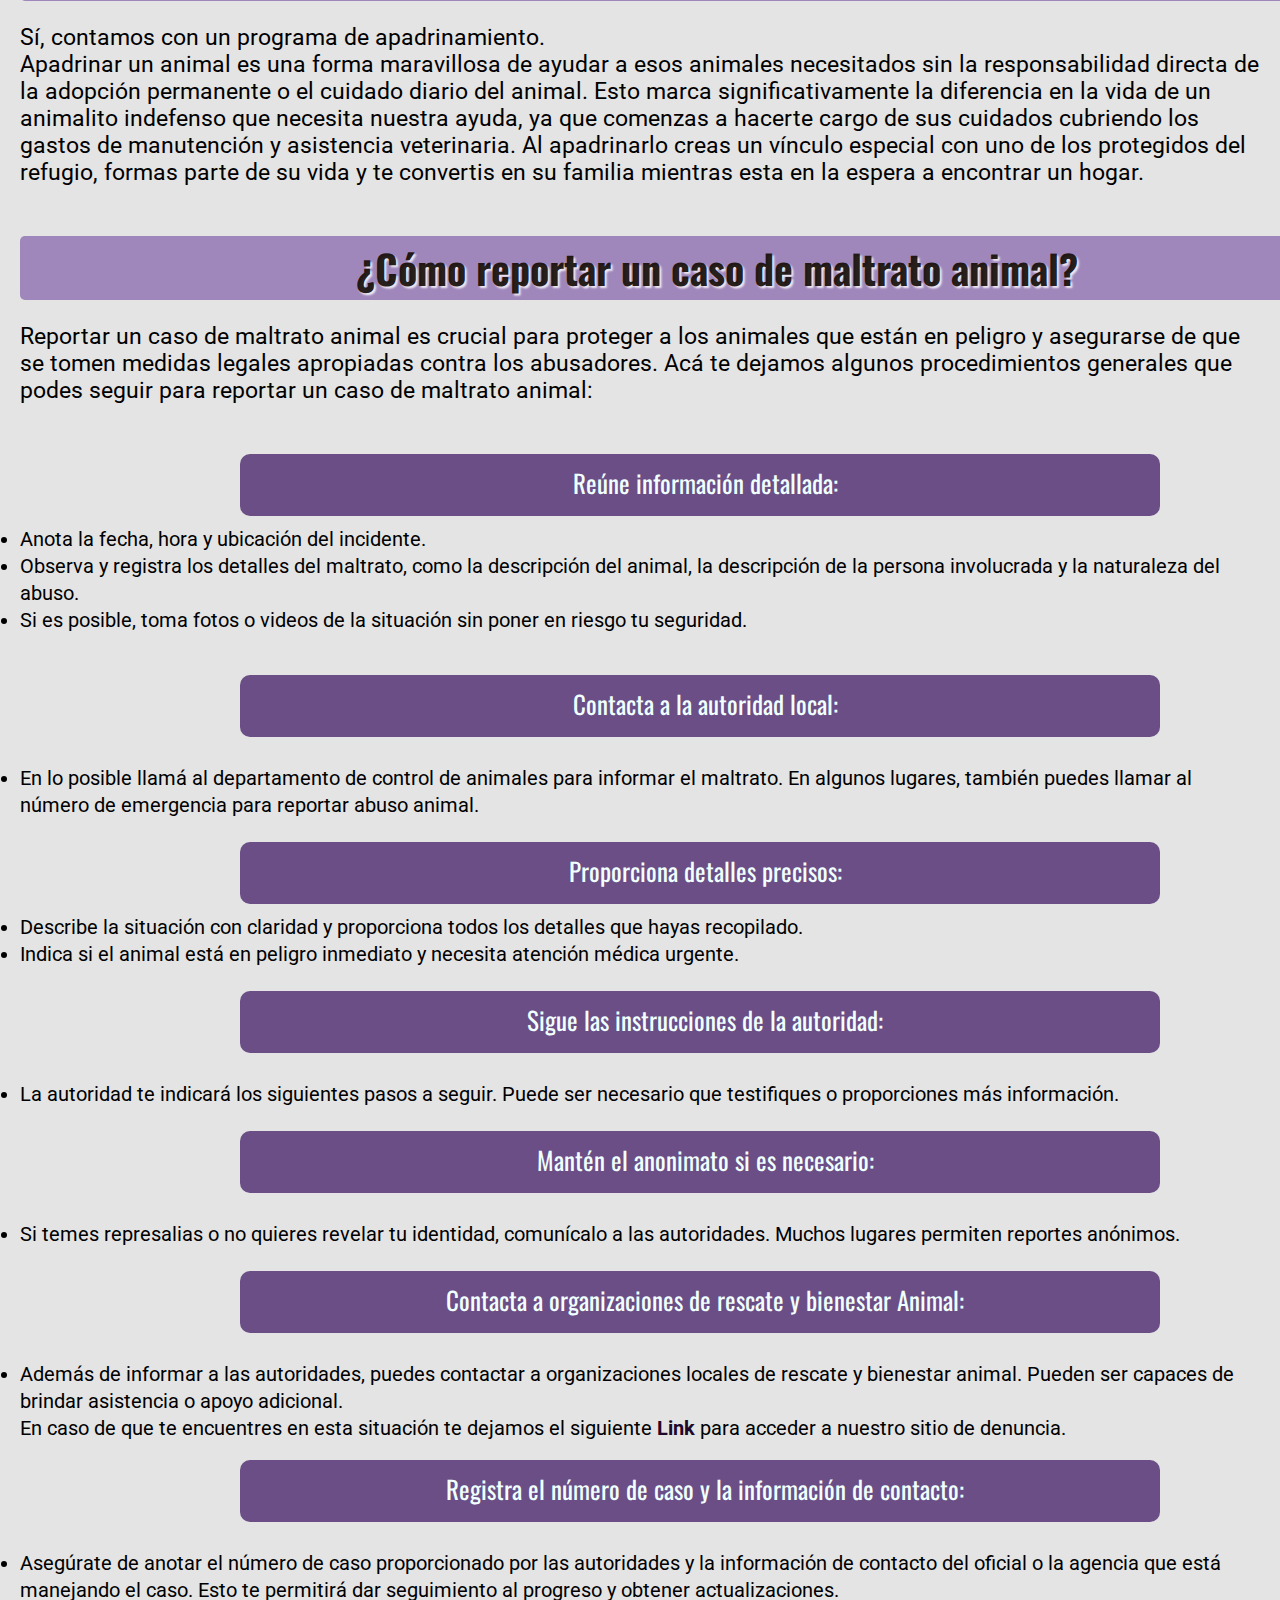
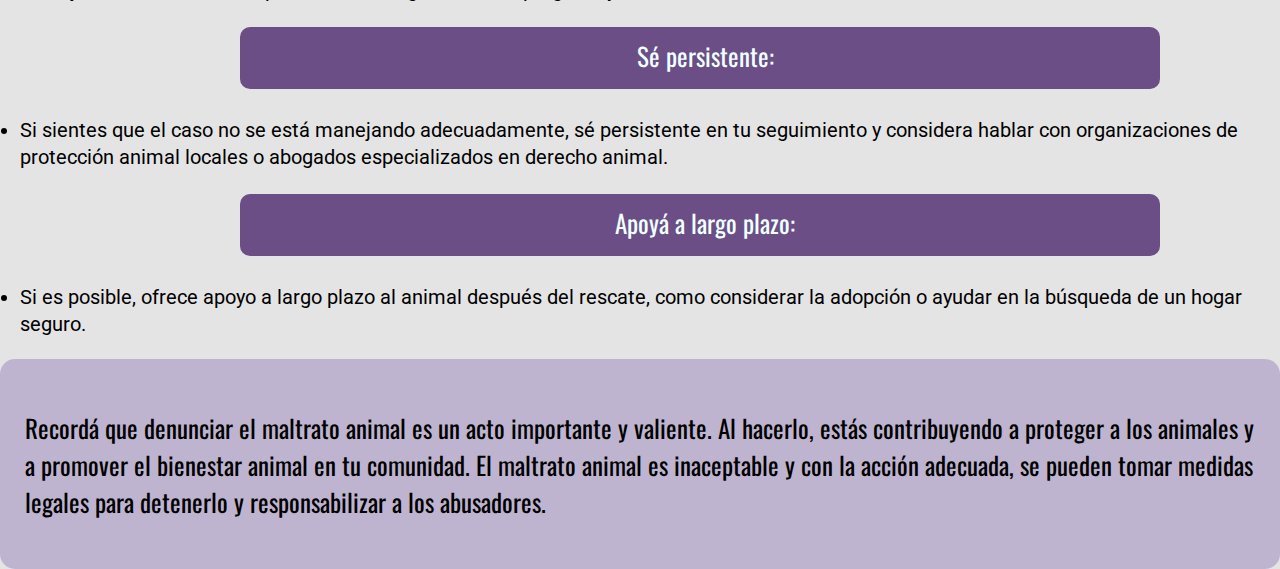
<file: preguntasF.html>
<!DOCTYPE html>
<html lang="en">
<head>
    <meta charset="UTF-8">
    <meta name="viewport" content="width=device-width, initial-scale=1.0">
    <title>Preguntas frecuentes</title>
    <link rel="preconnect" href="https://fonts.googleapis.com">
    <link rel="preconnect" href="https://fonts.gstatic.com" crossorigin>
    <link href="https://fonts.googleapis.com/css2?family=Anton&family=Fjalla+One&display=swap" rel="stylesheet">
    <link href="https://fonts.googleapis.com/css2?family=Roboto&display=swap" rel="stylesheet">
    <link href="https://fonts.googleapis.com/css2?family=Oswald&family=Roboto&display=swap" rel="stylesheet">
    <link rel="stylesheet" href="preguntasF.css"
</head>
<body>
    <header>
        <h1>Preguntas frecuentes</h1>
    </header>
    <main>
        <div id="nuestroobjetivo" class="contenedor">
            <h2>¿Cuál es nuestro objetivo?</h2>
            <p>Trabajamos incansablemente para mejorar la vida de los perros y gatos callejeros abandonados. No solo buscamos rescatar y rehabilitar a estos animales, sino también educar a la comunidad
                para crear conciencia sobre la importancia del cuidado y el respeto hacia los animales. Aabogar por el bienestar animal y fomentar la adopción responsable es de suma importancia para
                ayudar a aquellos que no tienen voz y sufren dia a dia. Creemos en un mundo donde cada patita tenga un hogar y nos esforzamos todos los días para hacerlo realidad. 
                Tu apoyo es fundamental para lograr este noble objetivo. ¡Únete a nosotros en nuestra misión de amor y compasión por los animales!
            </p>
        </div>
        <div id="comocolaborar" class="contenedor">
            <h2>¿Cómo puedo colaborar o ser voluntario?</h2>
            <p>Hay varias maneras de colaborar:
                <li>La primera es adoptar. Siempre va a haber algún animalito que necesitas un hogar y una failia que le brinde todo su amor.</li>
                <li>La segunda es ofrecerse como hogar de tránsito. En donde temporalmente te responsabilizas del cuidado del perrito o gatito que te toque
                    hasta que se le encuentre un hogar definitivo</li>
                <li>La tercera es participar en los recates. Ya sea informando cuando encuentran algún animalito o denunciando cualquier
                    tipo de maltrato.
                </li>
            </p>
        </div>
        <div id="politicacuidado" class="contenedor">
            <h2 id="tamaño">¿Cúal es la política de cuidado y bienestar de los animales rescatados?</h2>
            <p>La política de cuidado y bienestar de los animales rescatados se basa en principios fundamentales para garantizar el bienestar de los animales:
                <li>Atención Veterinaria: Todos los animales deben recibir atención médica adecuada, incluyendo exámenes, tratamientos, vacunas y esterilización/castración.</li>
                <li>Cuidado Físico y Nutrición: Se proporciona un ambiente limpio y seguro, junto con una dieta nutritiva y acceso a agua y ejercicio.</li>
                <li>Entorno Apropiado: Los animales se alojan en instalaciones adecuadas y seguras para prevenir estrés y enfermedades.</li>
                <li>Socialización y Estimulación: Se promueve la interacción social y mental, con juguetes y actividades enriquecedoras.</li>
                <li>Promoción de la Adopción Responsable: Se seleccionan cuidadosamente adoptantes y se realizan seguimientos post-adopción.</li>
                <li>Énfasis en el Comportamiento: Se aborda el comportamiento de los animales y se brinda apoyo en su manejo.</li>
                <li>Eutanasia Humanitaria: Se considera como último recurso en casos de sufrimiento extremo.</li>
                <li>Transparencia y Responsabilidad: Las organizaciones son transparentes y rinden cuentas ante la comunidad.</li>
                <br>
                <p>En resumen, estas políticas aseguran que los animales rescatados reciban cuidado adecuado, sean adoptados por familias responsables y vivan vidas felices y saludables. 
                El bienestar de los animales es nuestra prioridad principal.</p>
            </p>
        </div>
        <div id="ubicacionrefugio" class="contenedor">
            <h2>¿Cúal es la ubicación de sus refugios o instalaciones?</h2>
            <p>Lorem ipsum dolor, sit amet consectetur adipisicing elit. Nulla ea minima iusto labore rem corrupti itaque autem quae esse, 
                dicta error sequi debitis suscipit harum assumenda sunt asperiores saepe tempore?
            </p>
        </div>
        <div id="apadrinamiento" class="contenedor">
            <h2>¿Tienen programas de apadrinamiento de animales?</h2>
            <p>
                Sí, contamos con un programa de apadrinamiento.<br>
                Apadrinar un animal es una forma maravillosa de ayudar a esos animales necesitados sin la responsabilidad directa de la adopción permanente o el cuidado diario del animal.
                Esto marca significativamente la diferencia en la vida de un animalito indefenso que necesita nuestra ayuda, ya que
                comenzas a hacerte cargo de sus cuidados cubriendo los gastos de manutención y asistencia veterinaria. 
                Al apadrinarlo creas un vínculo especial con uno de los protegidos del refugio, formas parte de su vida y te convertis en su familia mientras esta en la espera a encontrar un hogar.
            </p>
        </div>
        <div id="reportemaltrato" class="contenedor">
            <h2>¿Cómo reportar un caso de maltrato animal?</h2>
            <p>
                Reportar un caso de maltrato animal es crucial para proteger a los animales que están en peligro y asegurarse de que se tomen medidas legales apropiadas contra los abusadores. Acá te dejamos algunos procedimientos generales que podes seguir para reportar un caso de maltrato animal:<br><br>

                <div class="subtitulo">Reúne información detallada:</div>
                <li>Anota la fecha, hora y ubicación del incidente.</li>
                <li>Observa y registra los detalles del maltrato, como la descripción del animal, la descripción de la persona involucrada y la naturaleza del abuso.</li>
                <li>Si es posible, toma fotos o videos de la situación sin poner en riesgo tu seguridad.</li><br>
            </p>
            <p>
                <div class="subtitulo">Contacta a la autoridad local:</div>
                <br><li>En lo posible llamá  al departamento de control de animales para informar el maltrato. En algunos lugares, también puedes llamar al número de emergencia para reportar abuso animal.</li>
            </p>
            <p>
                <div class="subtitulo">Proporciona detalles precisos:</div>
                <li>Describe la situación con claridad y proporciona todos los detalles que hayas recopilado.</li>
                <li>Indica si el animal está en peligro inmediato y necesita atención médica urgente.</li>
            </p>
            <p>
                <div class="subtitulo">Sigue las instrucciones de la autoridad:</div><br>
                <li>La autoridad te indicará los siguientes pasos a seguir. Puede ser necesario que testifiques o proporciones más información.</li>
            </p>
            <p>
                <div class="subtitulo">Mantén el anonimato si es necesario:</div><br>
                <li>Si temes represalias o no quieres revelar tu identidad, comunícalo a las autoridades. Muchos lugares permiten reportes anónimos.</li>
            </p>
            <p>
                <div class="subtitulo">Contacta a organizaciones de rescate y bienestar Animal:</div><br>
                <li>Además de informar a las autoridades, puedes contactar a organizaciones locales de rescate y bienestar animal. Pueden ser capaces de brindar asistencia o apoyo adicional.<br>
                    En caso de que te encuentres en esta situación te dejamos el siguiente <span><b>Link</b></span> para acceder a nuestro sitio de denuncia.</li><br>
                    <div class="subtitulo"> Registra el número de caso y la información de contacto:</div><br>
                <li>Asegúrate de anotar el número de caso proporcionado por las autoridades y la información de contacto del oficial o la agencia que está manejando el caso. Esto te permitirá dar seguimiento al progreso y obtener actualizaciones.</li>
            </p>
            <p>
                <div class="subtitulo">Sé persistente:</div><br>
                <li>Si sientes que el caso no se está manejando adecuadamente, sé persistente en tu seguimiento y considera hablar con organizaciones de protección animal locales o abogados especializados en derecho animal.</li>
            </p>
            <p>
                <div class="subtitulo">Apoyá a largo plazo:</div><br>
                <li>Si es posible, ofrece apoyo a largo plazo al animal después del rescate, como considerar la adopción o ayudar en la búsqueda de un hogar seguro.</li>
            </p> 
            <br>
        </div>
    </main>
    <footer>
        <div id="mensaje">Recordá que denunciar el maltrato animal es un acto importante y valiente. Al hacerlo, estás contribuyendo a proteger a los animales y a promover el bienestar animal en tu comunidad. El maltrato animal es inaceptable y con la acción adecuada, se pueden tomar medidas legales para detenerlo y responsabilizar a los abusadores.</div>
    </footer>
</body>
</html>
</file>
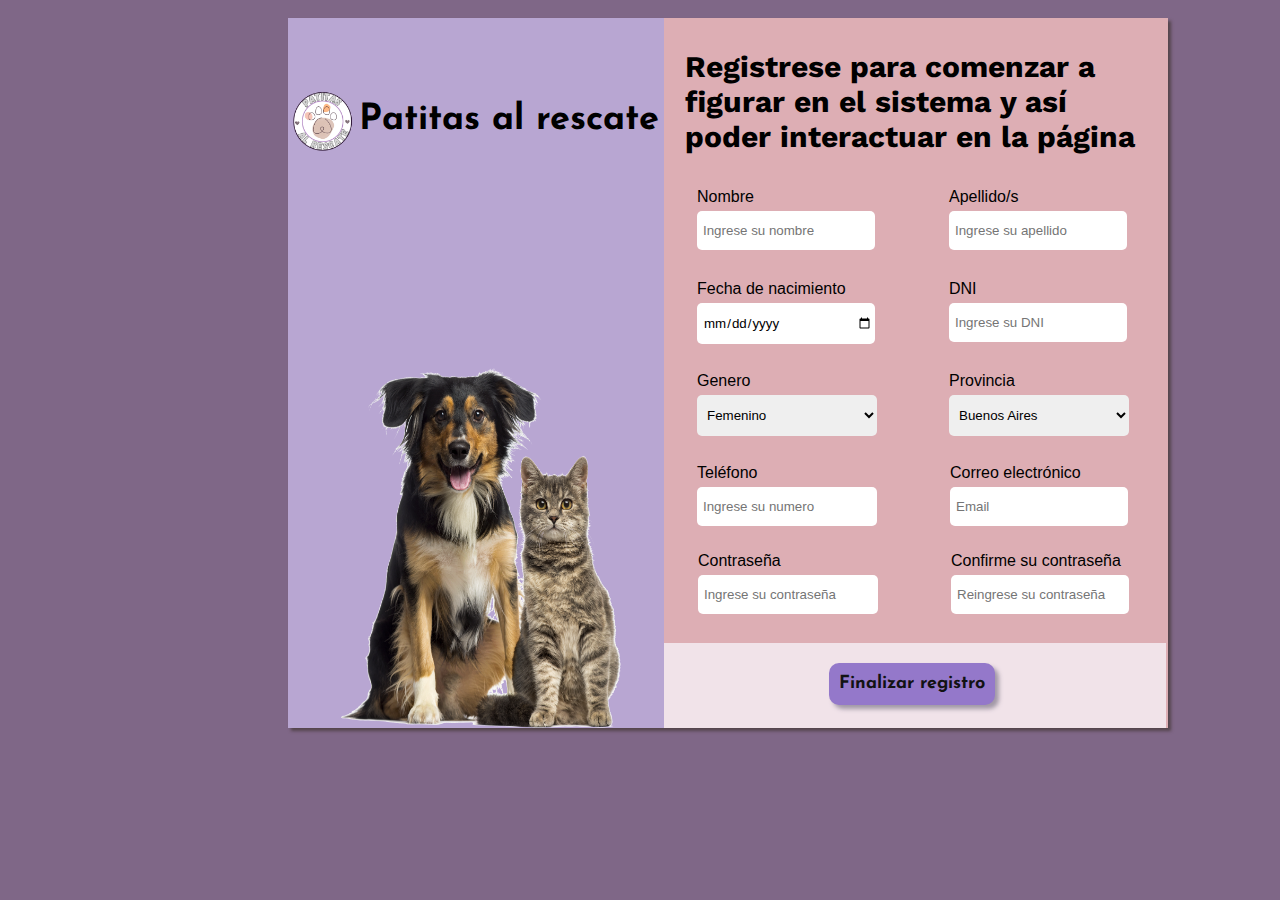
<file: registrarse.html>
<!DOCTYPE html>
<html lang="en">
<head>
    <meta charset="UTF-8">
    <meta name="viewport" content="width=device-width, initial-scale=1.0">
    <title>Regístrate</title>
    <link rel="preconnect" href="https://fonts.googleapis.com">
    <link rel="preconnect" href="https://fonts.gstatic.com" crossorigin>
    <link href="https://fonts.googleapis.com/css2?family=Anton&display=swap" rel="stylesheet">
    <link href="https://fonts.googleapis.com/css2?family=Work+Sans&display=swap" rel="stylesheet">
    <link href="https://fonts.googleapis.com/css2?family=Josefin+Sans&display=swap" rel="stylesheet">
    <link rel="stylesheet" href="./registrarse.css">
</head>
<body>
    <div id="boxgeneral">
        <div id="boxpresentacion">
            <div id="boxlogo">
                <img src="./Patitas (2) (1).png" alt="logo" width="70" height="70">
                <h1>Patitas al rescate</h1>
            </div>
            <div>
                <img id="img" src="./pngwing.com (1).png" alt="imagen" width="280" height="360">
            </div>
        </div>
        <div class="formulario">
            <h1>Registrese para comenzar a figurar en el sistema y así poder interactuar en la página</h1>
            <form method="post">
                <div class="posicion">
                    <div id="name">
                        <label class="namelabel">Nombre</label>
                        <input id="inputname" type="text" placeholder="Ingrese su nombre" required>
                    </div>
                    <div id="apellido">
                        <label class="apellidolabel">Apellido/s</label><br>
                        <input id="inputapellido" type="text" placeholder="Ingrese su apellido" required>
                    </div>
                </div>
                <div class="posicion">
                    <div id="nacimiento">
                        <label class="fechalabel">Fecha de nacimiento</label>
                        <input id="inputfecha" type="date">
                    </div>
                    <div id="dni">
                        <label class="dnilabel">DNI</label>
                        <input id="dniinput" type="tel" placeholder="Ingrese su DNI">
                    </div>
                </div>
               <div class="posicion">
                  <div id="genero">
                     <label class="generolabel">Genero</label><br>
                     <select name="generoselect">
                        <option value="femenino">Femenino</option>
                        <option value="masculino">Masculino</option>
                     </select>
                    </div>
                    <div id="provincia">
                        <label class="provincialabel">Provincia</label>
                        <select name="provinciaselect">
                            <option value="buenosAires">Buenos Aires</option>
                        </select>
                    </div>
                </div>
                <div class="posicion">
                    <div id="telefono">
                        <label class="telefonolabel">Teléfono</label>
                        <input id="inputtelefono" type="number" placeholder="Ingrese su numero"
                    </div>
                    <div id="correo">
                        <label class="correolabel">Correo electrónico</label>
                        <input id="inputcorreo" type="email" placeholder="Email">
                    </div>
                </div>
                <div class="posicion">
                    <div id="contraseña">
                        <label class="contrseñalabel">Contraseña</label>
                        <input id="inputcontraseña" type="password" placeholder="Ingrese su contraseña">
                    </div>
                    <div id="confirmar">
                        <label class="confirmarlabel">Confirme su contraseña</label>
                        <input id="inputconfirmar" type="password" placeholder="Reingrese su contraseña">
                    </div>
                </div>
                <div id="boton">
                    <button class="boton"><b>Finalizar registro</b></button>
                </div>
            </form>
        </div>
    </div>
</body>
</html>
</file>
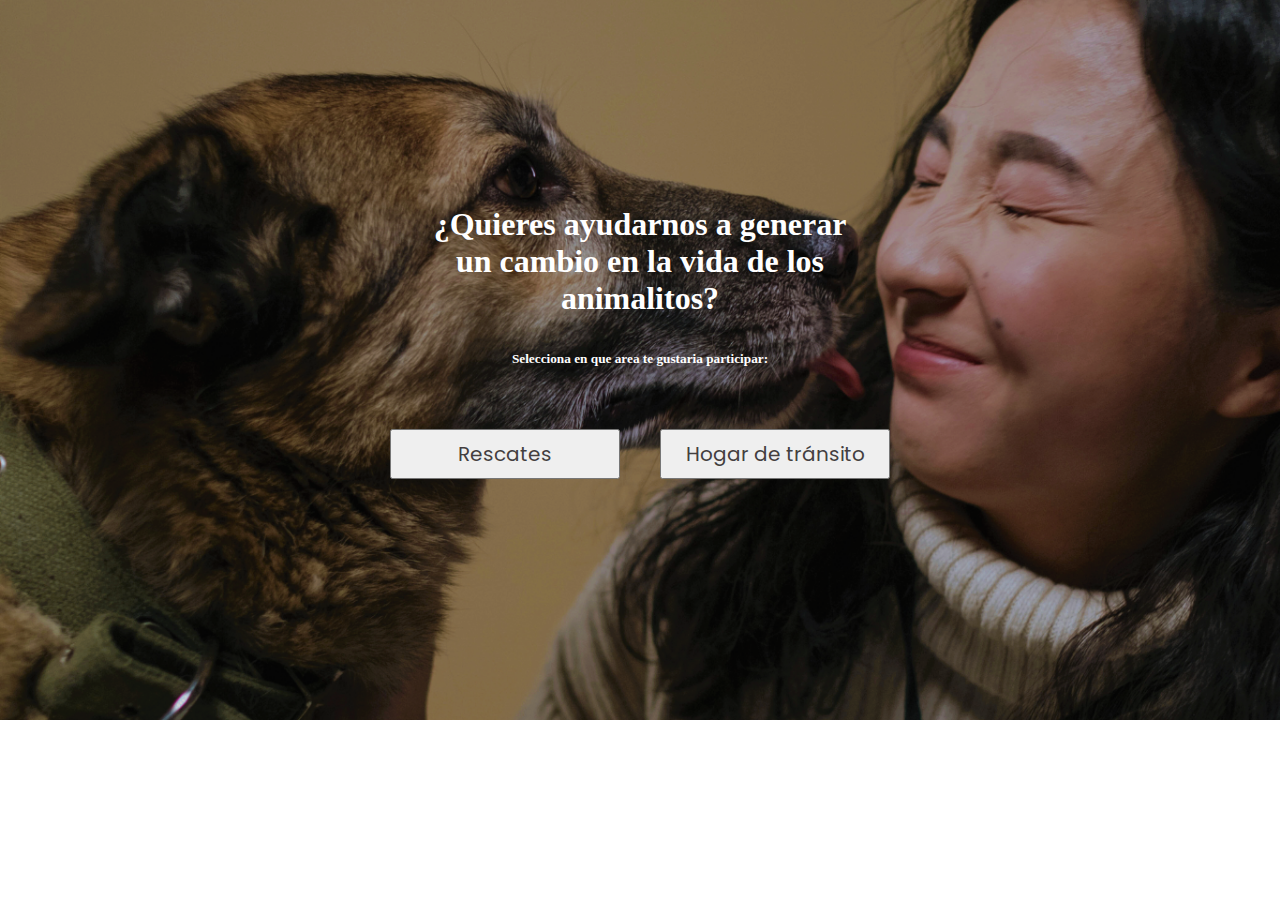
<file: voluntariados.html>
<!DOCTYPE html>
<html lang="en">
<head>
    <meta charset="UTF-8">
    <meta name="viewport" content="width=device-width, initial-scale=1.0">
    <title>Voluntariados</title>
    <link rel="preconnect" href="https://fonts.googleapis.com">
    <link rel="preconnect" href="https://fonts.gstatic.com" crossorigin>
    <link href="https://fonts.googleapis.com/css2?family=Fjalla+One&family=Poppins:wght@500&display=swap" rel="stylesheet">

    <link href="https://cdn.jsdelivr.net/npm/bootstrap@5.3.1/dist/css/bootstrap.min.css" rel="stylesheet" integrity="sha384-4bw+/aepP/YC94hEpVNVgiZdgIC5+VKNBQNGCHeKRQN+PtmoHDEXuppvnDJzQIu9" crossorigin="anonymous">
    <link rel="stylesheet" href="voluntariado.css">
</head>
<body>
    <main>
        <div class="boxtitulo">
            <div class="textomayor">
                <p>
                    <h1>¿Quieres ayudarnos a generar<br>un cambio en la vida de los<br>animalitos?</h1>
                </p>
            </div>
            <div class="subtexto">
                <p>
                    <h5>Selecciona en que area te gustaria participar:</h5>
                </p>
            </div>
        </div>
        <div class="botones">
            <button type="button" class="btn btn-light" id="boton1">Rescates</button>
            <button type="button" class="btn btn-light" id="boton2">Hogar de tránsito</button>
        </div>
    </main>
</body>
</html>
</file>
<file: style.css>
header{
    background-color: #28164A;
    text-align: center !important;
    padding: 0px 0;
    height: 80px;
}
body{
    margin: 0px;
    border: 0px 0;
    border-width: 0px;
}

#cartel{
    display: none; /* Inicialmente oculto */
    position: fixed;
    top: 0;
    left: 0;
    width: 500px;
    height: 275px;
    text-align: center;
    border-radius: 15px;
    margin-left: 500px;
    margin-top: 170px;
    padding: 5px;
    background-color: rgba(240, 234, 252, 0.952); 
    color: rgb(10, 9, 9);
    font-size: 24px;
    text-align: center;
    padding: 20px;
    box-shadow: 2px 2px 2px #979697;
    z-index: 9999;    
}

#cartel button{
    padding: 6px;
    border-radius: 10px;
    background-color: #cbb5f3;
    border: none;
    width: 90px;
}
nav a{
    display: inline-block;
    text-decoration: none;
    color: white;
    margin: 0 25px;
    margin-right: 20px;
    font-size: 19px;

}

nav a:hover{
    background-color: white;
    color:black;
}

.encabezado{
    display: flex;
    align-items: center;
}
.imagen-titulo{
    display: flex;
    align-items: flex-start;
}

.imagen-titulo img{
    margin-right: 10px;
    top: 0;
    left: 0;

}

.sesion{
    height: 45px;
    border-radius: 10px;
    margin-right: 12px;

}

.botones{
    height: 40px;
    margin-right: 40px;
    text-align: center;
    position: relative;
    margin-top: 15px;
    margin-left: 33px;

}

#inicio{
    display: flex;
    right: 0px;
    position: absolute;
    margin-top: -75px;
    height: 90px;
    border: 2px solid transparent;
    flex-direction: column;
}

#inicio{
    display: flex;
    justify-content: center;
    flex-direction: row;
    border: 3px solid transparent;
    width: 400px;
    height: 70px;
    padding-top: 10px;
    margin-top: -60px;
}

.boton{
width: 180px;
height: 40px;
border-radius: 10px;
margin-right: 10px;
background-color: transparent;
border: 1px solid white;
color: azure;
cursor: pointer;
text-decoration: none;
transition: background-color 0.3 ease;
}

.boton:hover{
    background-color: white;
    color: #0e0811;
}

.name{
    font-family: 'Oswald', sans-serif;
    margin-top: 11px;
    color: white;
    font-size: 26px;
}

.presentacion{
    display: flex;
    width: 100%;
    height: 600px;
    justify-content: center;
    flex-direction:column;
    margin-top: 20px solid #816DA8;
    margin-bottom: 20px solid #816DA8;
    background-color:#816DA8;
    position: relative;
}

.quienessomos{
    font-family: 'Anton', sans-serif;
    color: #f3e5e5;
    text-shadow: 2px 2px 4px rgba(0, 0, 0, 0.5);
    display: flex;
    justify-content: center;
    align-self: center;
    align-self: start;
    margin: 20px;
    border: 10px solid transparent;
    width: 700px;
    height: 80px;
    position: absolute;
    margin-left: 65px;;
    top: 50px;
    left: 0;
    padding-right: 15px;
}

.respuestaqs{
    font-family: 'Oswald', sans-serif;
    color: #F6DBDB;
    margin: 20px;
    margin-left: 0;
    border: 2px solid transparent;
    width: 690px ;
    height: 400px;
    position: absolute;
    top: 110px;
    left: 0;
    margin-left: 80px;
    padding-top: 45px;
    padding-right: 20px;
}

#carouselExampleAutoplaying{
    max-width: 590px;
    height: 600px;
}

.carousel{
    display: flex;
    justify-content: center;
    align-self: end;
    top: -36px;
}

.importanciacastracion{
    display: flex;
    justify-content: start;
    flex-direction: row;
    width: 100%;
    height: 678px;
    margin-top: 20px solid #D9CCC6;
    margin: 20px solid #D9CCC6;
    margin-bottom: 20px solid #D9CCC6;
    background-color: #D9CCC6;

}

.porque{
    font-family: 'Anton', sans-serif;
    color: #664646;
    text-shadow: 2px 2px 4px rgba(248, 246, 246, 0.904);
    text-align: center;
    align-self: flex-start;
    width: 100%;
    height: 100px;
    border: 20px;
}

.respuestapq{
    font-family: 'Roboto', sans-serif;
    display: flex;
    justify-content: start;
    text-align: start;
    border: 20px solid transparent;
    align-self:center;
    width: 50%;
    height: 200px;
    color: #370A57;
    margin-top: 50px;
    padding: 10px;
    margin-left: 60px;
    margin-top: 72px;
}

.imagenimpcast{
    display: flex;
    justify-content: center;
    text-align: center;
    align-self: center;
    border:3px solid transparent;
    width: 400px;
    height: 400px;
    margin-left: auto;
    margin-right: auto;
    margin-top: 60px;
    right: 130px;
    position: absolute;
    top: 800px;
}

.sabersiestaapta{
    display: flex;
    background-color: #6e5072;
    height: 660px;
    flex-direction: row;
    border: 1px solid transparent;
    justify-content: center;
}

#caja1{
    justify-content: center;
    width: 650px;
    height: 500px;
    border: 5px solid transparent;

}
.comosaber{
    font-family: 'Anton', sans-serif;
    color: #d3b7ae;
    text-shadow: 2px 2px 4px rgba(20, 17, 17, 0.5); /* Aplica una sombra con desplazamiento horizontal de 2px, desplazamiento vertical de 2px, difuminado de 4px y color de sombra semi-transparente */
    display: flex;
    justify-content: start;
    text-align: center;
    align-self: center;
    border: 8px solid #2f013663;
    width: 100%;
    height: 120px;
    background-color: rgba(255, 255, 255, 0.26);
    top: 80px;
}

.respuestacs{
    font-family: 'Roboto', sans-serif;
    color: #fffbfbdc;
    display: flex;
    justify-content: start;
    text-align: start;
    width: 100%;
}

#caja2{
    justify-content: center;
    margin-right: 10px;
    width: 650px;
    height: 500px;
    border: 5px solid transparent;
    margin-top: 0;
}
.antesdeoptitulo{
    font-family: 'Anton', sans-serif;
    color: #d3b7ae;
    text-shadow: 2px 2px 4px rgba(20, 17, 17, 0.5);
    display: flex;
    justify-content: center;
    text-align: center;
    align-self: center;
    border: 8px solid #2f013663;
    width: 100%;
    height: 120px;
    border-bottom: -5px;
    background-color: rgba(255, 255, 255, 0.26);
    /*border: 5px solid rgb(224, 141, 245);*/
}

.pautas{
    font-family: 'Roboto', sans-serif;
    color: #fffbfbdc;
    display: flex;
    justify-content: center;
    text-align: center;
    border: 5px solid transparent;
}

.piedepagina{
    display: flex;
    background-color: #28164A;
    border: 1px solid #28164A;
    flex-direction: row;
    height: 330px;
    justify-content: center;
    height: 300px;
}

.contactanos{
    display: flex;
    justify-content: start;
    flex-direction: column;
    width: 500px;
    height: 90%;
    flex-direction: column;
    margin-right: 100px;
    margin-top: 10px;
}

#titulocon{
    font-family: 'Anton', sans-serif;
    color:#e0dde6e0;
    text-shadow: 2px 2px 4px  #0e0811;
    display: flex;
    justify-content: center;
    text-align: center;
    align-self: center;
    border: 10px#816DA8;
    width: 300px;
    height: 80px;
    flex-direction: column;
    margin-right: 20px;
}

#titulopf{
    font-family: 'Anton', sans-serif;
    color:#e0dde6e0;
    text-shadow: 2px 2px 4px  #0e0811;
    display: flex;
    justify-content: center;
    text-align: start;
    align-self: center;
    border: 10px#816DA8;
    width: 300px;
    height: 90px;
    flex-direction: column;
    margin-top: -15px;
    margin-bottom: 20px;
}


#instagram{
    font-family: 'Roboto', sans-serif;
    color: #e0dde6e0;
    display: flex;
    justify-content: start;
    text-align: center;
    align-self: center;
    border:3px solid transparent;
    width: 350px;
    height: 40px;
    margin-left: auto;
    margin-right: auto;
}

#correo{
    font-family: 'Roboto', sans-serif;
    color: #e0dde6e0;
    display: flex;
    justify-content: start;
    text-align: center;
    align-self: center;
    border:3px solid transparent;
    width: 350px;
    height: 40px;
    margin-left: auto;
    margin-right: auto;
}

#facebook{
    font-family: 'Roboto', sans-serif;
    color: #e0dde6e0;
    display: flex;
    justify-content: start;
    text-align: center;
    align-self: flex-end;
    border: 2px solid transparent;
    width: 350px;
    margin-left: auto;
    margin-right: auto;
    height: 40px;
}

.imgn{
    border: 3px solid transparent;
    padding-top: -20px;
    padding-bottom: 8px;
}

.direccion{
    margin: 2px ;
    text-align: center;
}

#contacto{
    margin-left: 80px;
}

ul h5{
    font-size: 18px;
}

.preguntas{
    display: flex;
    justify-content: center;
    justify-content: start;
    flex-direction: column;
    width: 500px;
    height: 90%;
    padding-bottom: 16px;
    margin-top: 20px;
}

#pfrecuentes{
    font-family: 'Roboto', sans-serif;
    color: #e0dde6e0;
    display: flex;
    text-align: start;
    height: 200px;
    margin-top: -18px;
}

li a{
    color: #e0dde6e0;
    text-decoration: none;
}
</file>
<file: adopcion.css>
body{
    margin: 0px;
   
}
header{
    background-color: #5c3c92;
    height: 140px;
}

.cajatitulo{
    border: 5px solid transparent;
    position: relative;
    height: 130px;
    text-align: center;
}

.titulo{
    font-family: 'Fjalla One', sans-serif;
    font-size: 25px;
    border:10px solid transparent;
    margin: -18px;
    color: #f5f4f4;
    text-shadow: 2px 2px 4px  #170422;
    
}

.caja{
    display: flex;
    border: 8px solid white;
    padding-top: 30px;
    padding-bottom: 30px;
    position: relative;
    height: 300px;
    background-color: #8c76b8e0;
    
}

.borde{
    border: 10px solid transparent;
    height: 100%;
    width: 100%;
    justify-content: center;
    align-self: center;
    padding-bottom: 10px;
}
.cimagen1{
    display: flex;
    border: 5px solid transparent;
    position: absolute;
    padding-left: 30px;
    left: 10;
    background-color: transparent;
    height: 90%;

}

.imagen1{
    border: 10px solid white;
    border-radius: 50%;
    object-fit: cover;
}

#texto1{
    display: flex;
    border: 5px solid transparent;
    position: relative;
    width: 700px;
    height: 89%;
    right: 0;
    margin-left: 400px;
    padding-top: 12px;
    font-family: 'Oswald', sans-serif;
    font-size: 20px;
    background-color: transparent ;
    color: #f5ecec;
}

#texto2{
    display: flex;
    border: 5px solid transparent;
    position: relative;
    width: 700px;
    height: 70%;
    right: 0;
    margin-left: 400px;
    padding-top: 45px;
    font-family: 'Oswald', sans-serif;
    font-size: 20px;
    background-color: transparent ;
    color: #f5ecec;
}

#texto3{
    display: flex;
    border: 5px solid transparent;
    position: relative;
    width: 700px;
    height: 85%;
    right: 0;
    margin-left: 400px;
    padding-top: 14px;
    font-family: 'Oswald', sans-serif;
    font-size: 20px;
    background-color: transparent ;
    color: #f5ecec;
}

#texto4{
    display: flex;
    border: 5px solid transparent;
    position: relative;
    width: 700px;
    height: 84%;
    right: 0;
    margin-left: 400px;
    padding-top: 12px;
    font-family: 'Oswald', sans-serif;
    font-size: 20px;
    background-color: transparent ;
    color:  #f5ecec;
}

#texto5{
    display: flex;
    border: 5px solid transparent;
    position: relative;
    width: 700px;
    height: 90%;
    right: 0;
    margin-left: 400px;
    padding-top: 5px;
    font-family: 'Oswald', sans-serif;
    font-size: 20px;
    background-color: transparent ;
    color: #f5ecec;
}

#texto6{
    display: flex;
    border: 5px solid transparent;
    position: relative;
    width: 700px;
    height: 70%;
    right: 0;
    margin-left: 400px;
    padding-top: 45px;
    font-family: 'Oswald', sans-serif;
    font-size: 20px;
    background-color: transparent ;
    color: #f5ecec;
}

#texto7{
    display: flex;
    border: 5px solid transparent;
    position: relative;
    width: 700px;
    height: 94%;
    right: 0;
    margin-left: 400px;
    padding-top: 0px;
    font-family: 'Oswald', sans-serif;
    font-size: 20px;
    background-color: transparent ;
    color: #f5ecec;
}

#texto8{
    display: flex;
    border: 5px solid transparent;
    position: relative;
    width: 700px;
    height: 83%;
    right: 0;
    margin-left: 400px;
    padding-top: 20px;
    font-family: 'Oswald', sans-serif;
    font-size: 20px;
    background-color: transparent ;
    color: #f5ecec;
}

#boxboton{
    display: flex;
    justify-content: end;
    align-items: end;
    position: relative;
    margin-top: -15px;

}
.boton{
    display: inline-block;
    padding: 10px 20px;
    background-color: #e2e2e2;
    color: #0b0333; 
    border: none;
    border-radius: 5px;
    width: 250px;
    cursor: pointer;
    font-size: 20px;
    text-align: center;
    text-decoration: none;
    transition: background-color 0.3s ease;
    font-family: 'Oswald', sans-serif;
}

.boton:hover{
    background-color: #c9c7cce7;
}

.piedepagina{
    display: flex;
    background-color: #271349;
    border: 1px solid #28164A;
    flex-direction: row;
    height: 305px;

}

.contactanos{
    display: flex;
    justify-content: start;
    flex-direction: column;
    width: 500px;
    height: 90%;
    flex-direction: column;
    margin-left: 160px;
    margin-right: 100px;
}

#titulocon{
    font-family: 'Fjalla One', sans-serif;
    color:#e0dde6e0;
    text-shadow: 2px 2px 4px  #0e0811;
    display: flex;
    justify-content: center;
    text-align: center;
    align-self: center;
    border: 10px#816DA8;
    width: 300px;
    height: 80px;
    flex-direction: column;
}

#titulopf{
    font-family: 'Fjalla One', sans-serif;
    color:#e0dde6e0;
    text-shadow: 2px 2px 4px  #0e0811;
    display: flex;
    justify-content: center;
    text-align: center;
    align-self: center;
    border: 10px#816DA8;
    width: 300px;
    height: 90px;
    flex-direction: column;
    margin-top: -15px;
    margin-bottom: -20px;
}

#instagram{
    font-family: 'Roboto', sans-serif;
    color: #e0dde6e0;
    display: flex;
    justify-content: start;
    text-align: start;
    align-self: center;
    border:3px solid transparent;
    width: 350px;
    height: 40px;
    margin-left: auto;
    margin-right: auto;
    padding-left: 120px;
}

#correo{
    font-family: 'Roboto', sans-serif;
    color: #e0dde6e0;
    display: flex;
    justify-content: start;
    text-align: start;
    align-self: center;
    border:3px solid transparent;
    width: 350px;
    height: 40px;
    margin-left: auto;
    margin-right: auto;
    padding-left: 120px;
}

#facebook{
    font-family: 'Roboto', sans-serif;
    color: #e0dde6e0;
    display: flex;
    justify-content: start;
    text-align: start;
    align-self: flex-end;
    border: 3px solid transparent;
    width: 350px;
    margin-left: auto;
    margin-right: auto;
    height: 40px;
    padding-left: 120px;
}

.imgn{
    border: 3px solid transparent;
}

.direccion{
    margin: 2px ;
    text-align: center;
}

.politicaadop{
    display: flex;
    justify-content: start;
    flex-direction: column;
    width: 500px;
    height: 90%;
}

#link{
    font-family: 'Roboto', sans-serif;
    color: #e0dde6e0;
    margin-left: 45px;
}
.preguntas{
    display: flex;
    justify-content: center;
    justify-content: start;
    flex-direction: column;
    width: 500px;
    height: 90%;
}

#pfrecuentes{
    font-family: 'Roboto', sans-serif;
    color: #e0dde6e0;
    display: flex;
    text-align: start;
    height: 200px;
    margin-top: -18px;
    font-size: 20px;
    padding-bottom: 30px;
}

li a{
    color: #e0dde6e0;
    text-decoration: none;
}
</file>
<file: adoptados.css>
body{
    margin: 0px;
    background-color: #ECE2C6;
}

main{
    margin-left: 70px;
    margin-right: 25px;
    margin-top: 80px;
}

header{
    background-color: #a788ab;
    height: 140px;
}

#titulo{
    display: flex;
    justify-content: center;
    align-items: center;
    padding-top: 20px;
    border: 2px solid transparent;
}

#titulo h1{
    font-family: 'Fjalla One', sans-serif;
    color: #E1E1E1;
    text-shadow: 2px 2px 2px #140d20;
    letter-spacing: 1px;
    font-size:40px;
}

#primerfila{
    display: flex;
    flex-direction: row;
}
.box{
    display: flex;
    flex-direction: column;
    justify-content: center;
    align-items: center;
    border: 5px solid transparent;
    width: 250px;
    height: 300px;
    padding-top: 30px;
    margin-right: 90px;
    margin-bottom: 60px;
    border-radius: 5%;
    background-color: #af7ead ;
}

.box img{
    border-radius: 10%;
    margin-bottom: -9px;
}

.box h4{
    display: flex;
    justify-content: center;
    padding-top: 9px;
    background-color: #ECE2C6;
    color: #4D3636;
    font-size: 25px;
    width: 190px;
    height: 40px;
    border-radius: 15px;
}

#segundafila{
    display: flex;
    flex-direction: row;
}

#tercerfila{
    display: flex;
    flex-direction: row;
}

.piedepagina{
    display: flex;
    background-color: #a788ab;
    border: 1px solid transparent;
    flex-direction: row;
    height: 300px;

}

.contactanos{
    display: flex;
    justify-content: start;
    flex-direction: column;
    width: 500px;
    height: 90%;
    flex-direction: column;
    margin-left: 160px;
    margin-right: 100px;
}

#titulocon{
    font-family: 'Fjalla One', sans-serif;
    color:#e0dde6e0;
    text-shadow: 2px 2px 4px  #0e0811;
    display: flex;
    justify-content: center;
    text-align: center;
    align-self: center;
    border: 10px#816DA8;
    width: 300px;
    height: 80px;
    flex-direction: column;
    font-size: 20px;
    margin-left: -10px;
}

#titulopa{
    font-family: 'Fjalla One', sans-serif;
    color:#e0dde6e0;
    text-shadow: 2px 2px 4px  #0e0811;
    display: flex;
    justify-content: center;
    text-align: center;
    align-self: center;
    border: 10px#816DA8;
    width: 300px;
    height: 80px;
    flex-direction: column;
    font-size: 20px;
}

#titulopf{
    font-family: 'Fjalla One', sans-serif;
    color:#e0dde6e0;
    text-shadow: 2px 2px 4px  #0e0811;
    display: flex;
    justify-content: center;
    text-align: center;
    align-self: center;
    border: 10px#816DA8;
    width: 300px;
    height: 90px;
    flex-direction: column;
    margin-top: -15px;
    font-size: 20px;
}


#instagram{
    font-family: 'Roboto', sans-serif;
    color: #e0dde6e0;
    display: flex;
    justify-content: start;
    text-align: center;
    align-self: center;
    border: 3px solid transparent;
    width: 350px;
    height: 40px;
    margin-left: auto;
    margin-right: auto;
    padding-left: 10px;
}

#correo{
    font-family: 'Roboto', sans-serif;
    color: #e0dde6e0;
    display: flex;
    justify-content: start;
    text-align: center;
    align-self: center;
    border:3px solid transparent;
    width: 350px;
    height: 40px;
    margin-left: auto;
    margin-right: auto;
}

#facebook{
    font-family: 'Roboto', sans-serif;
    color: #e0dde6e0;
    display: flex;
    justify-content: start;
    text-align: center;
    align-self: flex-end;
    border: 3px solid transparent;
    width: 350px;
    margin-left: auto;
    margin-right: auto;
    height: 40px;
}

#contacto{
    margin-left: 80px;
}

.imgn{
    border: 3px solid transparent;
    margin-right: 5px;
}

.direccion{
    margin: 2px ;
    text-align: center;
}

.politicaadop{
    display: flex;
    justify-content: start;
    flex-direction: column;
    width: 500px;
    height: 90%;
    font-size: 18px;
    margin-right: 10px;
}

#link{
    font-family: 'Roboto', sans-serif;
    color: #e0dde6e0;
    margin-left: 45px;
}
.preguntas{
    display: flex;
    justify-content: center;
    justify-content: start;
    flex-direction: column;
    width: 500px;
    height: 90%;
    margin-left: -5px;
}

ul h5{
    font-size: 16px;
}

#pfrecuentes{
    font-family: 'Roboto', sans-serif;
    color: #e0dde6e0;
    display: flex;
    text-align: start;
    height: 200px;
    margin-top: -40px;
    font-size: 20px;
    padding-top: 0px;
    padding-bottom: 30px;
    line-height: 22px;
}

li a{
    color: #e0dde6e0;
    text-decoration: none;
}
</file>
<file: denuncias.css>
body{
    background-color: #39203E;
}

.cuadrogeneral{
    flex-direction: row;
}
.boxgeneral{
    display: flex;
    justify-content: center;
    flex-direction: column;
    position: relative;
    border: 8px solid transparent;
    height: 500px;
}

.titulo{
    text-align: center;
    margin-left: auto;
    margin-right: auto;
    margin-top: 50px;
    color: #FFFFFF;
    border: 5px solid #EBE05A ;
    flex-direction: row;
    width: 800px;
    margin-bottom: 50px;
    font-family: 'Anton', sans-serif;
    border-radius: 8px;
}

.colort{
    color:#EBE05A;
}

.texto{
    text-align: center;
    width: 900px;
    color: #FFFFFF; 
    border: 5px solid transparent;
    margin-left: 280px;
    font-family: 'Anton', sans-serif;
    line-height: 2;
}

.color{
    color: #EBE05A;
}

.botones{
    display: flex;
    justify-content: center;
    position: relative;
    border: 5px solid transparent;
    margin-top: -15px;
}

#boton{
    font-size: 20px;
    padding: 15px 30px;
    width: 280px;
    box-shadow: 5px 5px 10px rgb(102, 46, 46);
    color: #ad2c2c;
    font-family: 'Poppins', sans-serif;
    margin-bottom: 25px;
}
</file>
<file: donaciones.css>
body{
    background-color: #28164A;
    margin: 0px;
}

.general{
    display: flex;
    flex-direction: row;
    position: relative;
}

.imagend{
    width: 50%;
    height: 730px;
}
.imagen{
    height: 100%;
    width: 100%;
}

.botones{
    display: flex;
    justify-content: center;
    flex-direction: column;
    position: relative;
    align-items: center;
    border: 10px solid transparent;
    margin-top: 300px;
    width: 650px;
    height: 300px;
}

#boton{
    margin-right: 20px;
    font-size: 20px;
    padding: 15px 30px;
    width: 300px;
    box-shadow: 5px 5px 10px rgb(89, 58, 97);
    font-family: 'Poppins', sans-serif;
    color: #443F3F;
    border:5px solid transparent;
    margin-right: 2px;
}

#boton2{
    margin-left: 20px;
    font-size: 20px;
    padding: 10px;
    width: 300px;
    box-shadow: 5px 5px 10px rgb(89, 58, 97);
    font-family: 'Poppins', sans-serif;
    color: #443F3F;
    border:5px solid transparent;
    margin-left: 6px;
    margin-top: 25px;
}

.texto{
    display: flex;
    justify-content: start;
    flex-direction: row;
    position: absolute;
    align-items: center;
    border: 10px solid transparent;
    margin-left: 680px;
    width: 650px;
    height: 300px;
    margin-top: 20px;
}

.parrafo{
    text-align: center;
    justify-content: start;
    border: 10px solid transparent;
    color: white;
    margin-bottom: -30px;
    width: 100%;
    height: 100%;
    margin-left: 120px;
}
</file>
<file: iniciarsesion.css>
body{
    padding: 0;
    margin: 0;
    background-image: linear-gradient(to right, #6e52a7 , #521c7a , #721796);
    height: 100vh;
}

.formulario{
    position: absolute;
    top:50%;
    left: 50%;
    transform: translate(-50%, -50%);
    width: 420px;
    height: 410px;
    background-color: rgba(255, 255, 255, 0.589);
    border-radius: 10px;
}


.formulario h1{
    text-align: center;
    padding: 0 0 20px 0;
    border-bottom: 1px solid silver;
    font-family: 'Rubik', sans-serif;
    color: #302a3b;
    text-shadow: 3px 2px 4px rgba(220, 218, 224, 0.5);;
}

.formulario form{
    padding: 0 40px;
    box-sizing: border-box;
}

 #inputuser{
    border-color: #faf5f502;
    border: 0px solid transparent;
    border-width: 2px;
    border-radius: 10px;
    padding: 10px;
    margin: 5px;
    font-size: 14px;
    width: 290px;
    margin-bottom: 12px;
 }

.userlabel{
    font-size: 17px;
    font-family: 'Nunito', sans-serif;
}

.contraseña{
    margin-bottom: 8px;
}
 #inputpassword{
    border-color: #faf5f502;
    border-width: 2px solid;
    border-radius: 10px;
    padding: 10px;
    margin: 5px;
    font-size: 14px;
    width: 290px;
 }

 #recordarusuario{
    font-family: 'Nunito', sans-serif;
    font-size: 15.8px;
 }

 .botoninicio{
    margin-top: 16px;
    border-radius: 20px;
    padding: 12px;
    border: 2px none;
    color: white;
    background-color: #5d17e7;
    font-size: 17px;
    box-shadow: 5px 5px 10px #bdb4d1;
    width: 310px;
    margin-left: 15px;
 }

 .botoninicio:hover{
    cursor: pointer;
 }

 .contenedor{
    display: flex;
    flex-direction: row;
    align-items: center;
    margin-top: 18px;
    justify-content: center;
}

#recordar{
    border: 1px solid transparent;
    margin-right: 22px;
    color: #06010f;
    font-family: 'Nunito', sans-serif;
    font-size: 15px;
}

#registrarse{
    border: 1px solid transparent;
    color: #06010f;
    font-family: 'Nunito', sans-serif;
    font-size: 15px;
}

#recordar:hover{
    cursor: pointer;
}

#registrarse:hover{
    cursor: pointer;
}
</file>
<file: preguntasF.css>
body{
    margin: 0px;
    background-color: rgb(228, 228, 228);
}

header{
    background-color: rgb(90, 73, 128);
    height: 140px;
    margin: 0px;
}

header h1{
    text-align: center;
    justify-content: center;
    align-items: center;
    padding-top: 40px;
    font-size: 60px;
    margin-top: 0px;
    height: 50px;
    font-family: 'Fjalla One', sans-serif;
    color:rgba(240, 255, 255, 0.952);
    text-shadow: 2px 3px 3px rgb(8, 8, 8);
}
.contenedor{
    margin-left: 20px;
    margin-right: 20px;
    margin-top: 50px;
}

div h2{
    margin-bottom: 15px;
    border: 2px solid transparent;
    text-align: center;
    font-size: 40px;
    background-color: rgba(124, 87, 167, 0.664);
    height: 60px;
    border-radius: 5px;
    width: 1390px;
    font-family: 'Oswald', sans-serif;
    color: rgba(19, 11, 5, 0.904);
    text-shadow: 2px 2px 2px rgba(255, 253, 253, 0.842);
}

#tamaño{
    height: 70px;
}

div p{
    font-size: 23px;
    line-height: 27px;
    font-family: 'Roboto', sans-serif ;
}

li{
    font-size: 20px;
    line-height: 27px;
    justify-content: start;
    text-align: start;
    font-family: 'Roboto', sans-serif;
}

.subtitulo{
    font-size: 25px;
    border:  5px solid transparent;
    padding-bottom: 10px;
    width: 900px;
    background-color: rgb(106, 78, 133);
    margin-right: 30px;
    border-radius: 10px;
    padding-top: 5px;
    margin-bottom: 10px;
    text-align: center;
    padding-left: 10px;
    margin-left: 220px;
    color: azure;
    font-family: 'Oswald', sans-serif;
}

span{
    color:rgb(30, 9, 44);
    font-family: 'Roboto', sans-serif;
}

#mensaje{
    display: flex;
    align-items: center;
    padding-left: 20px;
    padding-right: 10px;
    font-size: 25px;
    border: 5px solid transparent;
    height: 200px;
    margin-top: -20px;
    background-color: rgba(70, 29, 146, 0.24);
    border-radius: 15px;
    font-family: 'Oswald', sans-serif;
}
</file>
<file: registrarse.css>
body{
    background-color:  #4c2b58b7;
    /*
    background-color: #dabec2;
    margin: 0px;*/
}

#boxgeneral{
    position: absolute;
    display: flex;
    justify-content: center;
    flex-direction: row;
    border: 0px solid transparent;
    margin-top: 10px;
    margin-left: 280px;
    width: 880px;
    height: 710px;
    box-shadow: 3px 3px 3px rgba(71, 59, 59, 0.767);
}

#boxpresentacion{
    background-color: #d0c0f1b4;
    width: 740px;
}

#boxlogo{
    display: flex;
    justify-content: center;
    flex-direction: row;
    align-items: center;
    margin-top: 60px;
    margin-left: 0px;
    margin-bottom: 100px;
    padding-right: 5px;
    font-size: 18px;
    font-family: 'Josefin Sans', sans-serif;
}

#img{
    margin-left: 53px;
    margin-top: 106px;
}

.formulario{
    background-color: #ddaeb4;
}
.formulario h1{
    border: 1px solid transparent;
    text-align: start;
    font-size: 30px;
    margin-left: 20px;
    margin-top: 30px;
    margin-bottom: 40px;
    width: 450px;
    height: 70px;
    font-family: 'Work Sans', sans-serif;
}

form{
    border: 2px solid transparent;
    width: 500px;
    height: 480px;
}
.posicion{
    display: flex;
    flex-direction: row;
}

#name{
    border:1px solid transparent;
    flex-direction: column;
    justify-content: start;
    width: 200px;
    height: 65px;
    margin-top: 25px;
    margin-left: 30px;
    margin-right: 20px;
    font-family: 'Oswald', sans-serif;
}

#inputname{
    margin-top: 5px;
    padding-top: 12px;
    padding-bottom: 12px;
    padding-left: 6px;
    padding-right: 2px;
    border-radius: 5px;
    border: none;
    width: 170px;
}

#apellido{
    border:1px solid transparent;
    flex-direction: column;
    justify-content: start;
    width: 200px;
    height: 65px;
    margin-top: 25px;
    margin-left: 30px;
    font-family: 'Oswald', sans-serif;
}

#inputapellido{
    margin-top: 5px;
    padding-top: 12px;
    padding-bottom: 12px;
    padding-left: 6px;
    padding-right: 2px;
    border-radius: 5px;
    width: 170px;
    border: none;
}

#nacimiento{
    border:1px solid transparent;
    flex-direction: column;
    justify-content: start;
    width: 200px;
    height: 65px;
    margin-top: 25px;
    margin-left: 30px;
    margin-right: 2px;
    font-family: 'Oswald', sans-serif;
}

#inputfecha{
    margin-top: 5px;
    padding-top: 12px;
    padding-bottom: 12px;
    padding-left: 6px;
    padding-right: 2px;
    border-radius: 5px;
    border: none;
    width: 170px;
    text-align: start;
    font-family: 'Oswald', sans-serif;
}

#dni{
    border:1px solid transparent;
    flex-direction: column;
    justify-content: start;
    width: 200px;
    height: 65px;
    margin-top: 25px;
    margin-left: 48px;
    text-align: start;
    font-family: 'Oswald', sans-serif;
}

#dniinput{
    margin-top: 5px;
    padding-top: 12px;
    padding-bottom: 12px;
    padding-left: 6px;
    padding-right: 2px;
    width: 170px;
    border-radius: 5px;
    border: none;
    justify-content: start;
}

#genero{
    border:1px solid transparent;
    flex-direction: column;
    justify-content: start;
    width: 200px;
    height: 65px;
    margin-top: 25px;
    margin-left: 30px;
    margin-right: 20px;
    font-family: 'Oswald', sans-serif;
}

#genero select{
    margin-top: 5px;
    padding-top: 12px;
    padding-bottom: 12px;
    padding-left: 6px;
    border-radius: 5px;
    border: none;
    width: 180px;
}

select:focus {
    outline: none;
}

#provincia{
    border:1px solid transparent;
    flex-direction: column;
    justify-content: start;
    width: 200px;
    height: 65px;
    margin-top: 25px;
    margin-left: 30px;
    font-family: 'Oswald', sans-serif;
}

#provincia select{
    margin-top: 5px;
    padding-top: 12px;
    padding-bottom: 12px;
    padding-left: 6px;
    border-radius: 5px;
    border: none;
    width: 180px;
}

#partido{
    border:1px solid transparent;
    flex-direction: column;
    justify-content: start;
    width: 200px;
    height: 65px;
    margin-top: 25px;
    margin-left: 30px; 
    font-family: 'Oswald', sans-serif;
}

#inputpartido{
    margin-top: 5px;
    padding-top: 12px;
    padding-bottom: 12px;
    padding-left: 6px;
    border-radius: 5px;
    border: none;
}

#telefono{
    border:1px solid transparent;
    flex-direction: column;
    justify-content: start;
    width: 200px;
    height: 65px;
    margin-top: 25px;
    margin-left: 30px; 
    font-family: 'Oswald', sans-serif;
}

#inputtelefono{
    margin-top: 5px;
    padding-top: 12px;
    padding-bottom: 12px;
    padding-left: 6px;
    border-radius: 5px;
    border: none;
    width: 172px;
}

#correo{
    border:1px solid transparent;
    flex-direction: column;
    justify-content: start;
    width: 200px;
    height: 65px;
    margin-top: -63px;
    margin-left: 252px;
    font-family: 'Oswald', sans-serif;
}

#inputcorreo{
    margin-top: 5px;
    padding-top: 12px;
    padding-bottom: 12px;
    padding-left: 6px;
    border-radius: 5px;
    border: none;
    width: 170px;
}

#contraseña{
    border:1px solid transparent;
    flex-direction: column;
    justify-content: start;
    width: 200px;
    height: 65px;
    margin-left: -201px; 
    margin-top: 113px;
    font-family: 'Oswald', sans-serif;
}

#inputcontraseña{
    margin-top: 5px;
    padding-top: 12px;
    padding-bottom: 12px;
    padding-left: 6px;
    border-radius: 5px;
    border: none;
    width: 172px;
}

#confirmar{
    border:1px solid transparent;
    flex-direction: column;
    justify-content: start;
    width: 200px;
    height: 65px;
    margin-top: 113px;
    margin-left: 30px; 
    margin-left: 51px;
    font-family: 'Oswald', sans-serif;
}

#inputconfirmar{
    margin-top: 5px;
    padding-top: 12px;
    padding-bottom: 12px;
    padding-left: 6px;
    border-radius: 5px;
    border: none;
    width: 170px;
}

#boton{
    margin-top: 205px;
    width: 500px;
    height: 75px;
    padding-right: 15px;
    margin-left: -488px;
    padding-bottom: 10px;
    background-color: #f8f7fcbb;
}

.boton{
    border: 2px solid transparent;
    padding-top: 10px;
    padding-bottom: 10px;
    padding-left: 8px;
    padding-right: 8px;
    text-align: center;
    font-size: 18px;
    border-radius: 10px;
    margin-left: 165px;
    margin-top: 20px;
    background-color: #9478ca;
    box-shadow: 4px 4px 4px rgba(146, 138, 153, 0.836);
    font-family: 'Josefin Sans', sans-serif;
    color: rgb(18, 18, 19);
}

.boton:hover{
    cursor: pointer;
}
</file>
<file: voluntariado.css>
body{
    background-image: url('./fondov.png');
    background-size: cover;
    background-position: start;
    background-repeat: no-repeat;
}

.boxtitulo{
    display: flex;
    justify-content: center;
    flex-direction: column;
    position: relative;
    align-items: center;
    margin-top: 175px;
    margin-bottom: 20px;
}

.textomayor{
    text-align: center;
    border: 10px solid transparent;
    color: white;
    margin-bottom: -30px;
}

.subtexto{
    text-align: center;
    border: 10px solid transparent;
    color: white;
}

.botones{
    display: flex;
    justify-content: center;
    flex-direction: row;
    position: relative;
    align-items: center;
    border: 10px solid transparent;
    margin-top: 20px;
}

#boton1{
    margin-right: 20px;
    font-size: 20px;
    padding: 8px 14px;
    width: 230px;
    box-shadow: 3px 3px 10px rgb#BF9D72;
    font-family: 'Poppins', sans-serif;
    color: #443F3F;
}

#boton2{
    margin-left: 20px;
    font-size: 20px;
    padding: 8px 14px;
    width: 230px;
    box-shadow: 3px 3px 10px rgb#BF9D72;
    font-family: 'Poppins', sans-serif;
    color: #443F3F;
}
</file>
